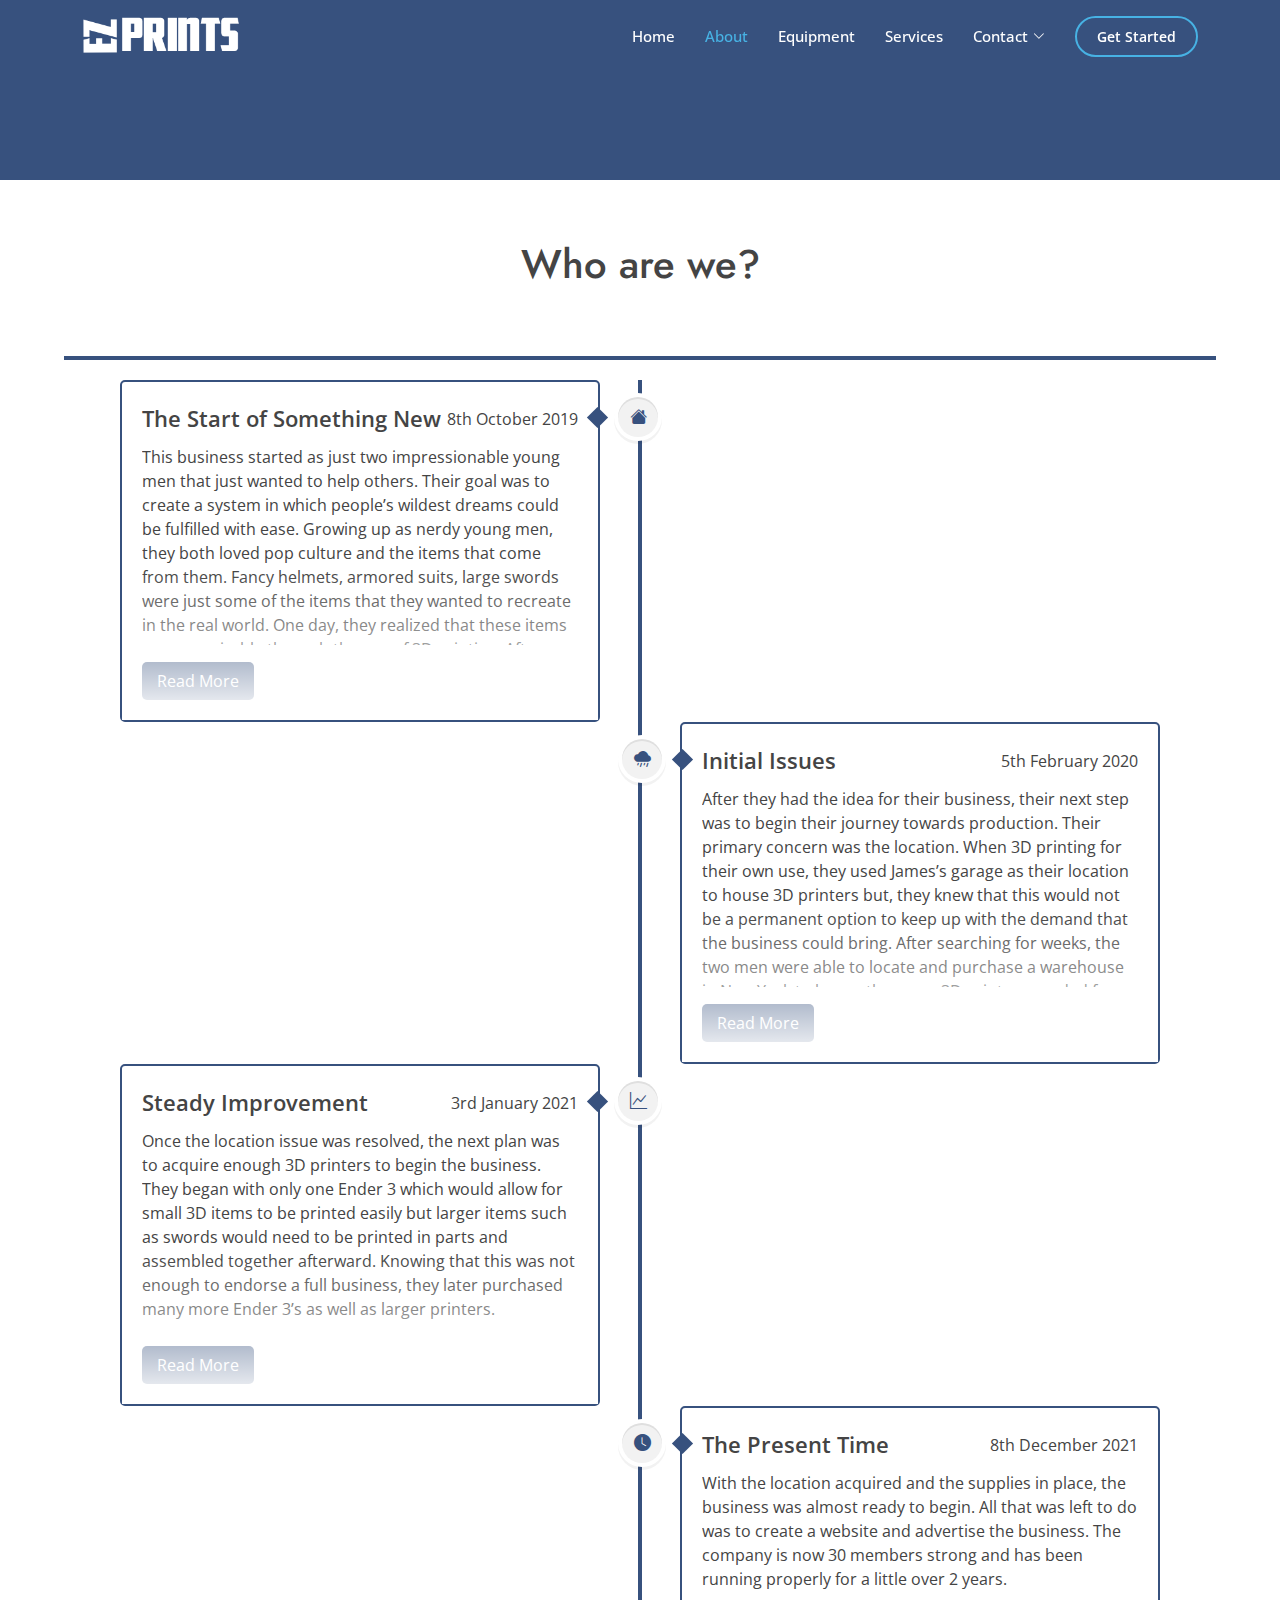
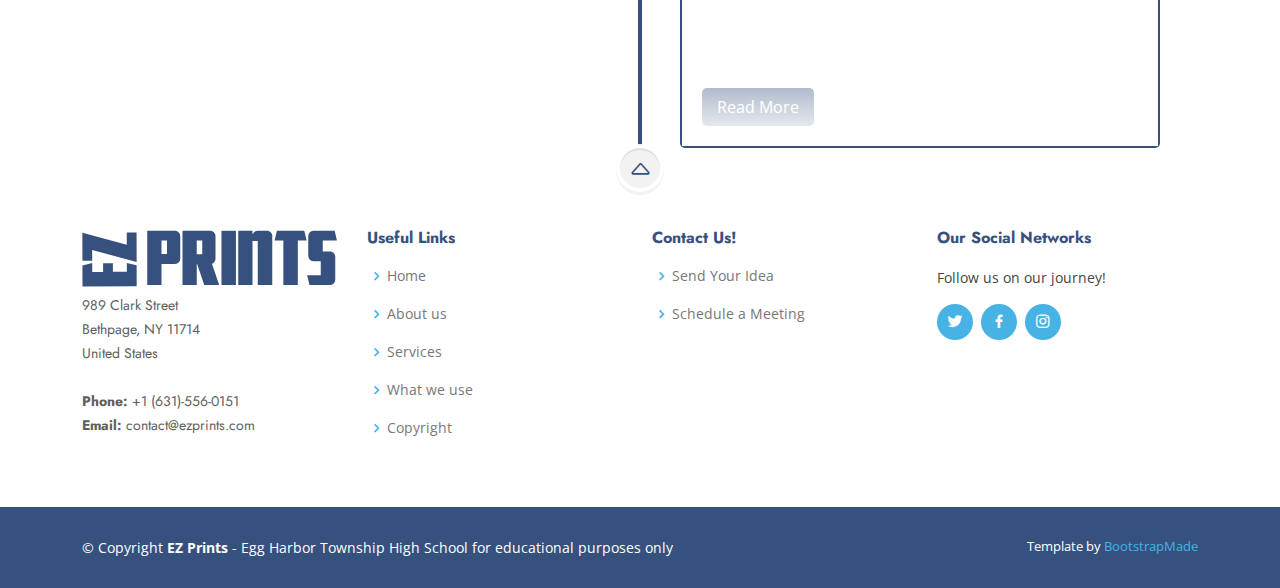
<file: webpages/about.html>
<!DOCTYPE html>
<html>
    <head>
      <meta charset="utf-8">
      <meta content="width=device-width, initial-scale=1.0" name="viewport">

      <title>EZ PRINTS - ABOUT US</title>
      <meta content="" name="description">
      <meta content="" name="keywords">

      <!-- Favicons -->
      <link href="../assets/img/favicon.png" rel="icon">
      <link href="../assets/img/apple-touch-icon.png" rel="apple-touch-icon">

      <!-- Google Fonts -->
      <link href="https://fonts.googleapis.com/css?family=Open+Sans:300,300i,400,400i,600,600i,700,700i|Jost:300,300i,400,400i,500,500i,600,600i,700,700i|Poppins:300,300i,400,400i,500,500i,600,600i,700,700i" rel="stylesheet">

      <!-- Vendor CSS Files -->
      <link href="../assets/vendor/aos/aos.css" rel="stylesheet">
      <link href="../assets/vendor/bootstrap/css/bootstrap.min.css" rel="stylesheet">
      <link href="../assets/vendor/bootstrap-icons/bootstrap-icons.css" rel="stylesheet">
      <link href="../assets/vendor/boxicons/css/boxicons.min.css" rel="stylesheet">
      <link href="../assets/vendor/glightbox/css/glightbox.min.css" rel="stylesheet">
      <link href="../assets/vendor/remixicon/remixicon.css" rel="stylesheet">
      <link href="../assets/vendor/swiper/swiper-bundle.min.css" rel="stylesheet">

      <!-- Template Main CSS File -->
      <link href="../assets/css/style.css" rel="stylesheet">

      <!-- =======================================================
      * Template Name: Arsha - v4.7.1
      * Template URL: https://bootstrapmade.com/arsha-free-bootstrap-html-template-corporate/
      * Author: BootstrapMade.com
      * License: https://bootstrapmade.com/license/
      ======================================================== -->
    </head>
    <body>
        <!-- ======= Header ======= -->
  <header id="header" class="fixed-top">
    <div class="container d-flex align-items-center">

      <a href="../index.html" class="logo me-auto"><img src="../assets/img/logo.png" alt="" class="img-fluid"></a>

      <nav id="navbar" class="navbar">
        <ul>
          <li><a class="nav-link" href="../index.html">Home</a></li>
          <li><a class="nav-link active" href="./about.html">About</a></li>
          <li><a class="nav-link" href="./equipment.html">Equipment</a></li>
          <li><a class="nav-link" href="./packages.html">Services</a></li>
          <li class="dropdown"><a href=""><span>Contact</span> <i class="bi bi-chevron-down"></i></a>
            <ul>
              <li><a href="./idea.html">Send Your Idea</a></li>
              <li><a href="./contact.html">Schedule a Meeting</a></li>
            </ul>
          </li>
          <li><a class="getstarted scrollto" href="./idea.html">Get Started</a></li>
        </ul>
        <i class="bi bi-list mobile-nav-toggle"></i>
      </nav><!-- .navbar -->

    </div>
  </header><!-- End Header -->

  <!-- Hero Section -->
  <section class="page-buffer">
  </section>

  <!-- Timeline Section -->

  <div class="details-container">
    <div class="page-details">
      <h1>Who are we?</h1>
    </div>
  </div>

    <div class="timeline" id="timeline">
      <div class="center-line">
        <a href="#" class="scroll-icon"><i class="bi bi-caret-up"></i></a>

      </div>
      <div class="rows row-left">
        <section>
          <i class="icon bi bi-house-fill"></i>
          <div class="details">
            <span class="title">The Start of Something New</span>
            <span>8th October 2019</span>
          </div>
          <div class="about-paragraph">
            <p>This business started as just two impressionable young men that just wanted to help others. Their goal was to create a system in which people’s wildest dreams could be fulfilled with ease. Growing up as nerdy young men, they both loved pop culture and the items that come from them. Fancy helmets, armored suits, large swords were just some of the items that they wanted to recreate in the real world. One day, they realized that these items were acquirable through the use of 3D printing. After realizing the prices that come with 3D printing, James and John-Paul decided to create a business that allows users to create items using the company’s 3D printers. This way, consumers saved money on machines and James and John-Paul were able to make a business doing what they love, creating.</p>
          </div>
          <div class="bottom">
            <a class="more"></a>
          </div>
        </section>
      </div>
      <div class="rows row-right">
        <section>
          <i class="icon bi bi-cloud-rain-fill"></i>
          <div class="details">
            <span class="title">Initial Issues</span>
            <span>5th February 2020</span>
          </div>
          <div class="about-paragraph">
            <p>After they had the idea for their business, their next step was to begin their journey towards production. Their primary concern was the location. When 3D printing for their own use, they used James’s garage as their location to house 3D printers but, they knew that this would not be a permanent option to keep up with the demand that the business could bring. After searching for weeks, the two men were able to locate and purchase a warehouse in New York to house the many 3D printers needed for the business to prosper.</p>
          </div>
          <div class="bottom">
            <a class="more"></a>
          </div>
        </section>
      </div>
      <div class="rows row-left">
        <section>
          <i class="icon bi bi-graph-up"></i>
          <div class="details">
            <span class="title">Steady Improvement</span>
            <span>3rd January 2021</span>
          </div>
          <div class="about-paragraph">
            <p>Once the location issue was resolved, the next plan was to acquire enough 3D printers to begin the business. They began with only one Ender 3 which would allow for small 3D items to be printed easily but larger items such as swords would need to be printed in parts and assembled together afterward. Knowing that this was not enough to endorse a full business, they later purchased many more Ender 3’s as well as larger printers.</p>
          </div>
          <div class="bottom">
            <a class="more"></a>
          </div>
        </section>
      </div>
      <div class="rows row-right">
        <section>
          <i class="icon bi bi-clock-fill"></i>
          <div class="details">
            <span class="title">The Present Time</span>
            <span>8th December 2021</span>
          </div>
          <div class="about-paragraph">
            <p>With the location acquired and the supplies in place, the business was almost ready to begin. All that was left to do was to create a website and advertise the business. The company is now 30 members strong and has been running properly for a little over 2 years.</p>
          </div>
          <div class="bottom">
            <a class="more"></a>
          </div>
        </section>
      </div>
    </div>



    <!-- ======= Footer ======= -->
    <footer id="footer">

      <div class="footer-top">
        <div class="container">
          <div class="row">

            <div class="col-lg-3 col-md-6 footer-contact">
              <img src="../assets/img/logo footer.png" alt="" class="img-fluid">
              <p>
                989 Clark Street<br>
                Bethpage, NY 11714<br>
                United States <br><br>
                <strong>Phone:</strong> +1 (631)-556-0151<br>
                <strong>Email:</strong> contact@ezprints.com<br>
              </p>
            </div>

            <div class="col-lg-3 col-md-6 footer-links">
              <h4>Useful Links</h4>
              <ul>
                <li><i class="bx bx-chevron-right"></i> <a href="../index.html">Home</a></li>
                <li><i class="bx bx-chevron-right"></i> <a href="./about.html">About us</a></li>
                <li><i class="bx bx-chevron-right"></i> <a href="./packages.html">Services</a></li>
                <li><i class="bx bx-chevron-right"></i> <a href="./equipment.html">What we use</a></li>
                <li><i class="bx bx-chevron-right"></i> <a href="./copyright.html">Copyright</a></li>
              </ul>
            </div>

            <div class="col-lg-3 col-md-6 footer-links">
              <h4>Contact Us!</h4>
              <ul>
                <li><i class="bx bx-chevron-right"></i> <a href="./idea.html">Send Your Idea</a></li>
                <li><i class="bx bx-chevron-right"></i> <a href="./contact.html">Schedule a Meeting</a></li>
              </ul>
            </div>

            <div class="col-lg-3 col-md-6 footer-links">
              <h4>Our Social Networks</h4>
              <p>Follow us on our journey!</p>
              <div class="social-links mt-3">
                <a href="#" class="twitter"><i class="bx bxl-twitter"></i></a>
                <a href="#" class="facebook"><i class="bx bxl-facebook"></i></a>
                <a href="#" class="instagram"><i class="bx bxl-instagram"></i></a>
              </div>
            </div>

          </div>
        </div>
      </div>

      <div class="container footer-bottom clearfix">
        <div class="copyright">
          &copy; Copyright <strong><span>EZ Prints</span></strong> - Egg Harbor Township High School for educational purposes only
        </div>
        <div class="credits">
          <!-- All the links in the footer should remain intact. -->
          <!-- You can delete the links only if you purchased the pro version. -->
          <!-- Licensing information: https://bootstrapmade.com/license/ -->
          <!-- Purchase the pro version with working PHP/AJAX contact form: https://bootstrapmade.com/arsha-free-bootstrap-html-template-corporate/ -->
          Template by <a href="https://bootstrapmade.com/">BootstrapMade</a>
        </div>
      </div>
    </footer><!-- End Footer -->

  <div id="preloader"></div>
  <a href="#" class="back-to-top d-flex align-items-center justify-content-center"><i class="bi bi-arrow-up-short"></i></a>

    <!-- Vendor JS Files -->
    <script src="../assets/vendor/aos/aos.js"></script>
    <script src="../assets/vendor/bootstrap/js/bootstrap.bundle.min.js"></script>
    <script src="../assets/vendor/glightbox/js/glightbox.min.js"></script>
    <script src="../assets/vendor/isotope-layout/isotope.pkgd.min.js"></script>
    <script src="../assets/vendor/swiper/swiper-bundle.min.js"></script>
    <script src="../assets/vendor/waypoints/noframework.waypoints.js"></script>
    <script src="../assets/vendor/php-email-form/validate.js"></script>

    <script src="../assets/js/main.js"></script>
    <script src="../assets/js/about.js"></script>
    </body>
</html>
</file>
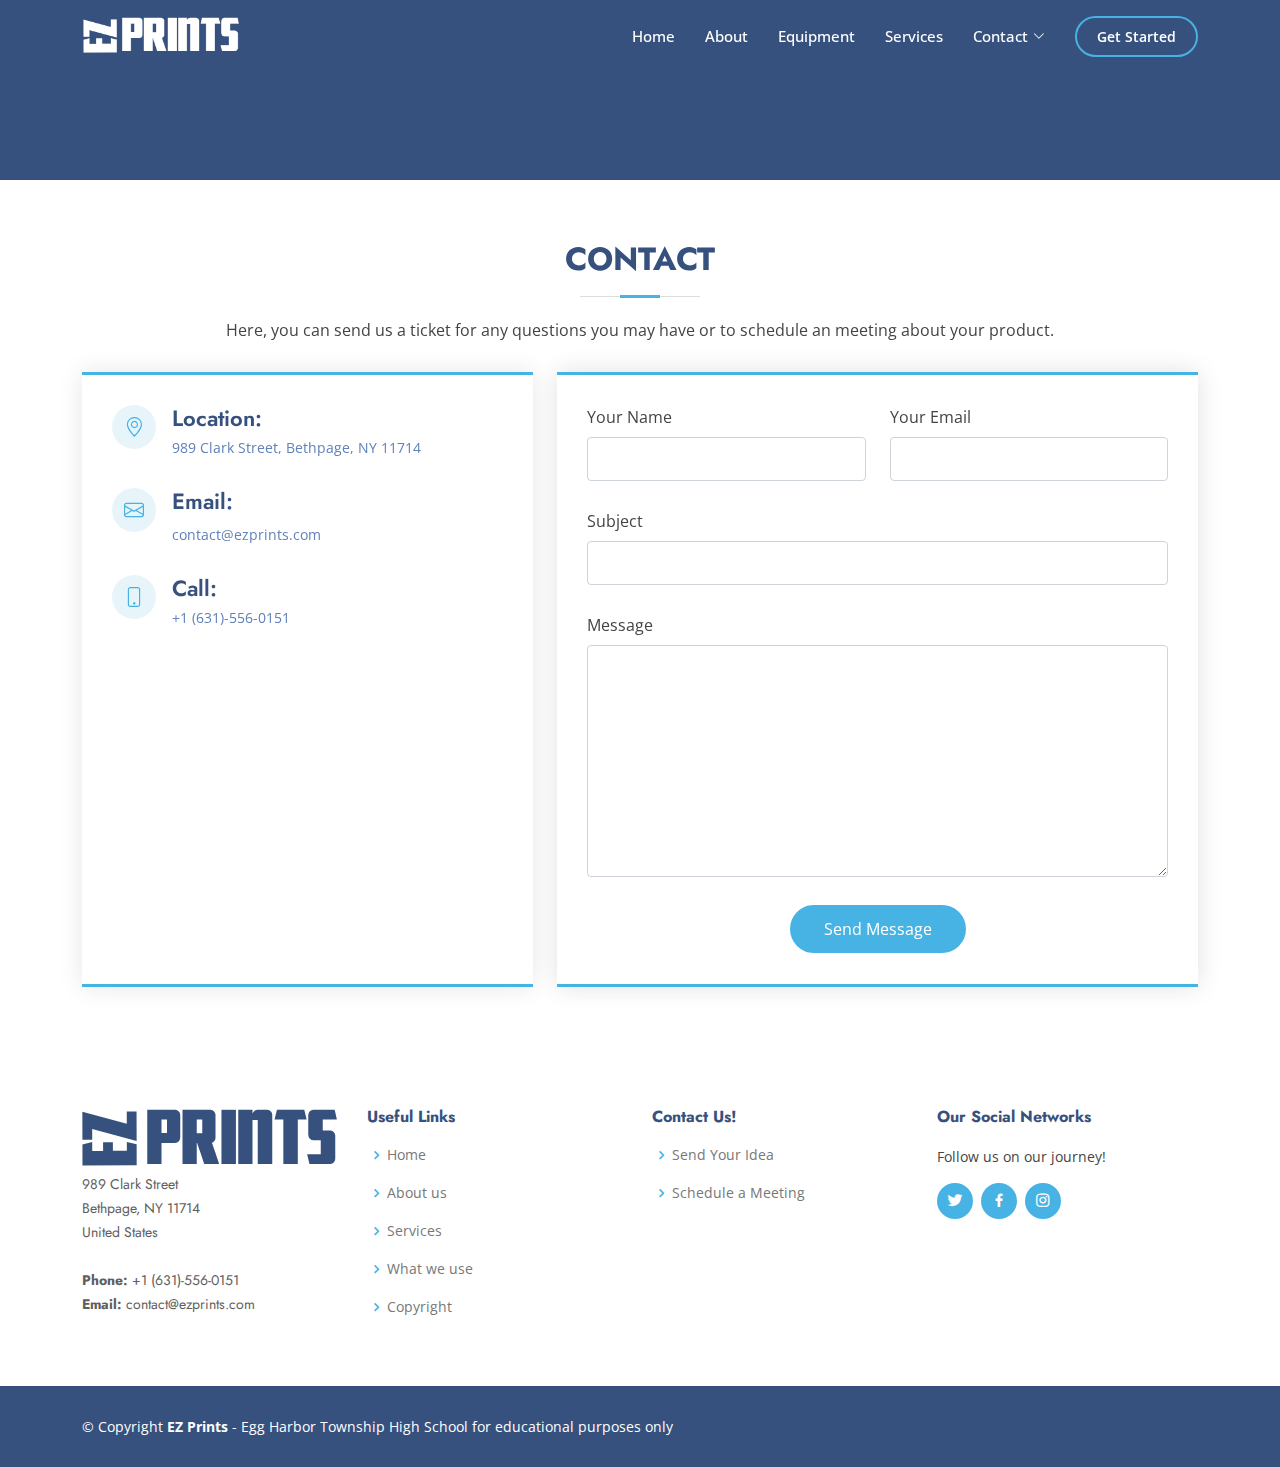
<file: webpages/contact.html>
<!DOCTYPE html>
<html>
    <head>
      <meta charset="utf-8">
      <meta content="width=device-width, initial-scale=1.0" name="viewport">

      <title>EZ PRINTS - CONTACT US</title>
      <meta content="" name="description">
      <meta content="" name="keywords">

      <!-- Favicons -->
      <link href="../assets/img/favicon.png" rel="icon">
      <link href="../assets/img/apple-touch-icon.png" rel="apple-touch-icon">

      <!-- Google Fonts -->
      <link href="https://fonts.googleapis.com/css?family=Open+Sans:300,300i,400,400i,600,600i,700,700i|Jost:300,300i,400,400i,500,500i,600,600i,700,700i|Poppins:300,300i,400,400i,500,500i,600,600i,700,700i" rel="stylesheet">

      <!-- Vendor CSS Files -->
      <link href="../assets/vendor/aos/aos.css" rel="stylesheet">
      <link href="../assets/vendor/bootstrap/css/bootstrap.min.css" rel="stylesheet">
      <link href="../assets/vendor/bootstrap-icons/bootstrap-icons.css" rel="stylesheet">
      <link href="../assets/vendor/boxicons/css/boxicons.min.css" rel="stylesheet">
      <link href="../assets/vendor/glightbox/css/glightbox.min.css" rel="stylesheet">
      <link href="../assets/vendor/remixicon/remixicon.css" rel="stylesheet">
      <link href="../assets/vendor/swiper/swiper-bundle.min.css" rel="stylesheet">

      <!-- Template Main CSS File -->
      <link href="../assets/css/style.css" rel="stylesheet">

      <!-- =======================================================
      * Template Name: Arsha - v4.7.1
      * Template URL: https://bootstrapmade.com/arsha-free-bootstrap-html-template-corporate/
      * Author: BootstrapMade.com
      * License: https://bootstrapmade.com/license/
      ======================================================== -->
    </head>
    <body>
        <!-- ======= Header ======= -->
  <header id="header" class="fixed-top ">
    <div class="container d-flex align-items-center">

      <a href="../index.html" class="logo me-auto"><img src="../assets/img/logo.png" alt="" class="img-fluid"></a>

      <nav id="navbar" class="navbar">
        <ul>
          <li><a class="nav-link" href="../index.html">Home</a></li>
          <li><a class="nav-link" href="./about.html">About</a></li>
          <li><a class="nav-link" href="./equipment.html">Equipment</a></li>
          <li><a class="nav-link" href="./packages.html">Services</a></li>
          <li class="dropdown"><a href=""><span>Contact</span> <i class="bi bi-chevron-down"></i></a>
            <ul>
              <li><a href="./idea.html">Send Your Idea</a></li>
              <li><a href="./contact.html">Schedule a Meeting</a></li>
            </ul>
          </li>
          <li><a class="getstarted scrollto" href="./idea.html">Get Started</a></li>
        </ul>
        <i class="bi bi-list mobile-nav-toggle"></i>
      </nav><!-- .navbar -->

    </div>
  </header><!-- End Header -->

  <!-- ======= Hero Section ======= -->
  <section class="page-buffer">
  </section><!-- End Hero -->

  <!-- ======= Contact Section ======= -->
  <section id="contact" class="contact">
    <div class="container" data-aos="fade-up">

      <div class="section-title">
        <h2>Contact</h2>
          <p>Here, you can send us a ticket for any questions you may have or to schedule an meeting about your product.</p>
        </div>

      <div class="row">

        <div class="col-lg-5 d-flex align-items-stretch">
          <div class="info">
            <div class="address">
              <i class="bi bi-geo-alt"></i>
              <h4>Location:</h4>
              <p>989 Clark Street, Bethpage, NY 11714</p>
            </div>

            <div class="email">
              <i class="bi bi-envelope"></i>
              <h4>Email:</h4>
              <p>contact@ezprints.com</p>
            </div>

            <div class="phone">
              <i class="bi bi-phone"></i>
              <h4>Call:</h4>
              <p>+1 (631)-556-0151</p>
            </div>

            <iframe src="https://www.google.com/maps/embed?pb=!1m14!1m8!1m3!1d12097.433213460943!2d-74.0062269!3d40.7101282!3m2!1i1024!2i768!4f13.1!3m3!1m2!1s0x0%3A0xb89d1fe6bc499443!2sDowntown+Conference+Center!5e0!3m2!1smk!2sbg!4v1539943755621" frameborder="0" style="border:0; width: 100%; height: 290px;" allowfullscreen></iframe>
          </div>

        </div>

        <div class="col-lg-7 mt-5 mt-lg-0 d-flex align-items-stretch">
          <form action="forms/contact.php" method="post" role="form" class="php-email-form">
            <div class="row">
              <div class="form-group col-md-6">
                <label for="name">Your Name</label>
                <input type="text" name="name" class="form-control" id="name" required>
              </div>
              <div class="form-group col-md-6">
                <label for="name">Your Email</label>
                <input type="email" class="form-control" name="email" id="email" required>
              </div>
            </div>
            <div class="form-group">
              <label for="name">Subject</label>
              <input type="text" class="form-control" name="subject" id="subject" required>
            </div>
            <div class="form-group">
              <label for="name">Message</label>
              <textarea class="form-control" name="message" rows="10" required></textarea>
            </div>
            <div class="my-3">
              <div class="loading">Loading</div>
              <div class="error-message"></div>
              <div class="sent-message">Your message has been sent. Thank you!</div>
            </div>
            <div class="text-center"><button type="submit">Send Message</button></div>
          </form>
        </div>

      </div>

    </div>
  </section><!-- End Contact Section -->

  <footer id="footer">

    <div class="footer-top">
      <div class="container">
        <div class="row">

          <div class="col-lg-3 col-md-6 footer-contact">
            <img src="../assets/img/logo footer.png" alt="" class="img-fluid">
            <p>
              989 Clark Street<br>
              Bethpage, NY 11714<br>
              United States <br><br>
              <strong>Phone:</strong> +1 (631)-556-0151<br>
              <strong>Email:</strong> contact@ezprints.com<br>
            </p>
          </div>

          <div class="col-lg-3 col-md-6 footer-links">
            <h4>Useful Links</h4>
            <ul>
              <li><i class="bx bx-chevron-right"></i> <a href="../index.html">Home</a></li>
              <li><i class="bx bx-chevron-right"></i> <a href="./about.html">About us</a></li>
              <li><i class="bx bx-chevron-right"></i> <a href="./packages.html">Services</a></li>
              <li><i class="bx bx-chevron-right"></i> <a href="./equipment.html">What we use</a></li>
              <li><i class="bx bx-chevron-right"></i> <a href="./copyright.html">Copyright</a></li>
            </ul>
          </div>

          <div class="col-lg-3 col-md-6 footer-links">
            <h4>Contact Us!</h4>
            <ul>
              <li><i class="bx bx-chevron-right"></i> <a href="./idea.html">Send Your Idea</a></li>
              <li><i class="bx bx-chevron-right"></i> <a href="./contact.html">Schedule a Meeting</a></li>
            </ul>
          </div>

          <div class="col-lg-3 col-md-6 footer-links">
            <h4>Our Social Networks</h4>
            <p>Follow us on our journey!</p>
            <div class="social-links mt-3">
              <a href="#" class="twitter"><i class="bx bxl-twitter"></i></a>
              <a href="#" class="facebook"><i class="bx bxl-facebook"></i></a>
              <a href="#" class="instagram"><i class="bx bxl-instagram"></i></a>
            </div>
          </div>

        </div>
      </div>
    </div>

    <div class="container footer-bottom clearfix">
      <div class="copyright">
        &copy; Copyright <strong><span>EZ Prints</span></strong> - Egg Harbor Township High School for educational purposes only
      </div>
    </div>
  </footer><!-- End Footer -->

  <div id="preloader"></div>
  <a href="#" class="back-to-top d-flex align-items-center justify-content-center"><i class="bi bi-arrow-up-short"></i></a>

    <!-- Vendor JS Files -->
    <script src="../assets/vendor/aos/aos.js"></script>
    <script src="../assets/vendor/bootstrap/js/bootstrap.bundle.min.js"></script>
    <script src="../assets/vendor/glightbox/js/glightbox.min.js"></script>
    <script src="../assets/vendor/isotope-layout/isotope.pkgd.min.js"></script>
    <script src="../assets/vendor/swiper/swiper-bundle.min.js"></script>
    <script src="../assets/vendor/waypoints/noframework.waypoints.js"></script>
    <script src="../assets/vendor/php-email-form/validate.js"></script>

    <script src="../assets/js/main.js"></script>
    </body>
</html>
</file>
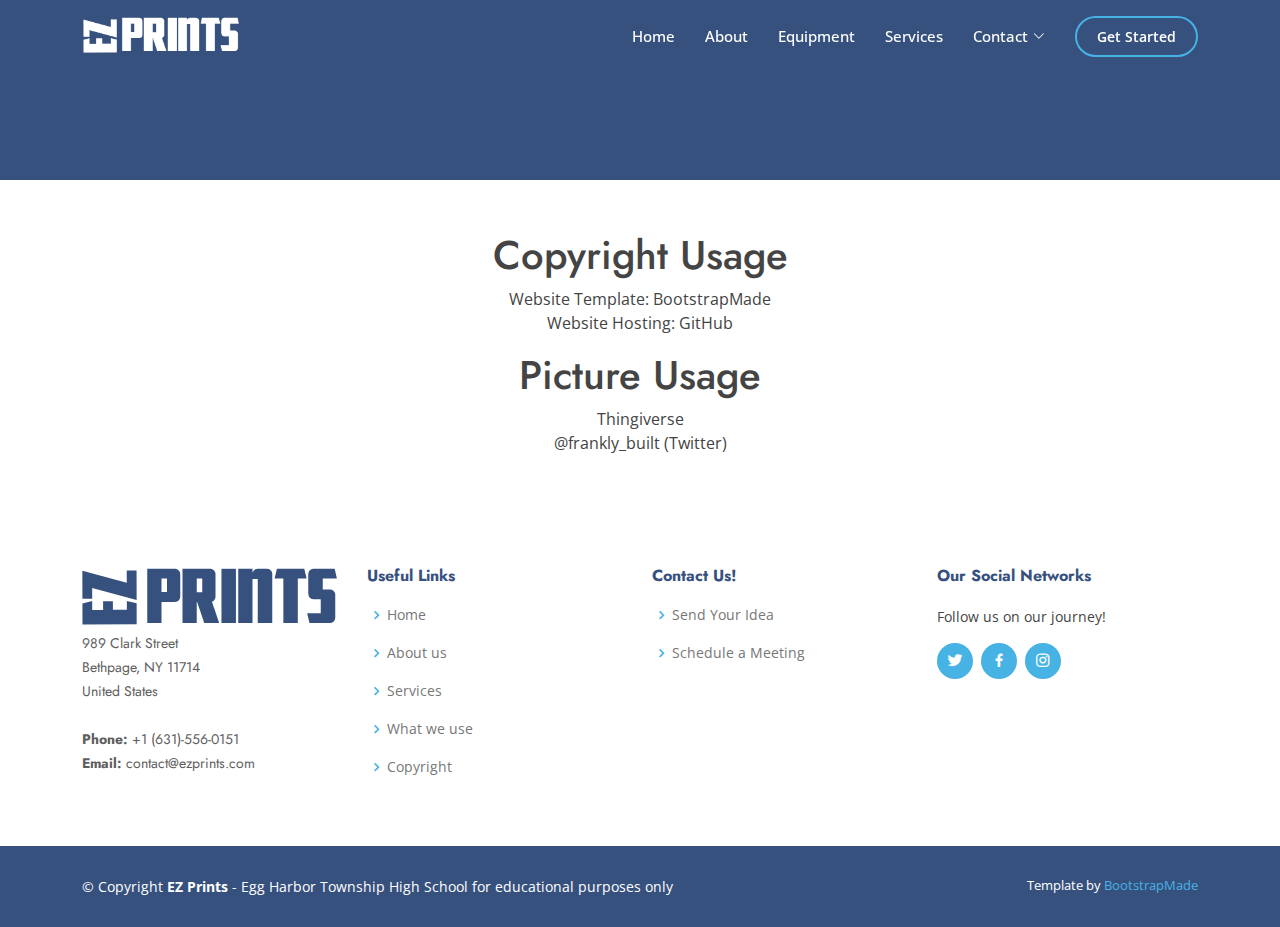
<file: webpages/copyright.html>
<!DOCTYPE html>
<html>
    <head>
      <meta charset="utf-8">
      <meta content="width=device-width, initial-scale=1.0" name="viewport">

      <title>EZ PRINTS - COPYRIGHT</title>
      <meta content="" name="description">
      <meta content="" name="keywords">

      <!-- Favicons -->
      <link href="../assets/img/favicon.png" rel="icon">
      <link href="../assets/img/apple-touch-icon.png" rel="apple-touch-icon">

      <!-- Google Fonts -->
      <link href="https://fonts.googleapis.com/css?family=Open+Sans:300,300i,400,400i,600,600i,700,700i|Jost:300,300i,400,400i,500,500i,600,600i,700,700i|Poppins:300,300i,400,400i,500,500i,600,600i,700,700i" rel="stylesheet">

      <!-- Vendor CSS Files -->
      <link href="../assets/vendor/aos/aos.css" rel="stylesheet">
      <link href="../assets/vendor/bootstrap/css/bootstrap.min.css" rel="stylesheet">
      <link href="../assets/vendor/bootstrap-icons/bootstrap-icons.css" rel="stylesheet">
      <link href="../assets/vendor/boxicons/css/boxicons.min.css" rel="stylesheet">
      <link href="../assets/vendor/glightbox/css/glightbox.min.css" rel="stylesheet">
      <link href="../assets/vendor/remixicon/remixicon.css" rel="stylesheet">
      <link href="../assets/vendor/swiper/swiper-bundle.min.css" rel="stylesheet">

      <!-- Template Main CSS File -->
      <link href="../assets/css/style.css" rel="stylesheet">

      <!-- =======================================================
      * Template Name: Arsha - v4.7.1
      * Template URL: https://bootstrapmade.com/arsha-free-bootstrap-html-template-corporate/
      * Author: BootstrapMade.com
      * License: https://bootstrapmade.com/license/
      ======================================================== -->
    </head>
    <body>
        <!-- ======= Header ======= -->
  <header id="header" class="fixed-top ">
    <div class="container d-flex align-items-center">

      <a href="../index.html" class="logo me-auto"><img src="../assets/img/logo.png" alt="" class="img-fluid"></a>

      <nav id="navbar" class="navbar">
        <ul>
          <li><a class="nav-link" href="../index.html">Home</a></li>
          <li><a class="nav-link" href="./about.html">About</a></li>
          <li><a class="nav-link" href="./equipment.html">Equipment</a></li>
          <li><a class="nav-link" href="./packages.html">Services</a></li>
          <li class="dropdown"><a href=""><span>Contact</span> <i class="bi bi-chevron-down"></i></a>
            <ul>
              <li><a href="./idea.html">Send Your Idea</a></li>
              <li><a href="./contact.html">Schedule a Meeting</a></li>
            </ul>
          </li>
          <li><a class="getstarted scrollto" href="./idea.html">Get Started</a></li>
        </ul>
        <i class="bi bi-list mobile-nav-toggle"></i>
      </nav><!-- .navbar -->

    </div>
  </header><!-- End Header -->

  <!-- ======= Hero Section ======= -->
  <section class="page-buffer">
  </section><!-- End Hero -->

  <!-- Copyright Section -->

  <div class="copyrights">
    <h1>Copyright Usage</h1>
    <p>Website Template: BootstrapMade<br>
      Website Hosting: GitHub
      <br>
    </p>
    <h1>Picture Usage</h1>
    <p>Thingiverse<br>
      @frankly_built (Twitter)

    </p>
  </div>

  <footer id="footer">

    <div class="footer-top">
      <div class="container">
        <div class="row">

          <div class="col-lg-3 col-md-6 footer-contact">
            <img src="../assets/img/logo footer.png" alt="" class="img-fluid">
            <p>
              989 Clark Street<br>
              Bethpage, NY 11714<br>
              United States <br><br>
              <strong>Phone:</strong> +1 (631)-556-0151<br>
              <strong>Email:</strong> contact@ezprints.com<br>
            </p>
          </div>

          <div class="col-lg-3 col-md-6 footer-links">
            <h4>Useful Links</h4>
            <ul>
              <li><i class="bx bx-chevron-right"></i> <a href="../index.html">Home</a></li>
              <li><i class="bx bx-chevron-right"></i> <a href="./about.html">About us</a></li>
              <li><i class="bx bx-chevron-right"></i> <a href="./packages.html">Services</a></li>
              <li><i class="bx bx-chevron-right"></i> <a href="./equipment.html">What we use</a></li>
              <li><i class="bx bx-chevron-right"></i> <a href="./copyright.html">Copyright</a></li>
            </ul>
          </div>

          <div class="col-lg-3 col-md-6 footer-links">
            <h4>Contact Us!</h4>
            <ul>
              <li><i class="bx bx-chevron-right"></i> <a href="./idea.html">Send Your Idea</a></li>
              <li><i class="bx bx-chevron-right"></i> <a href="./contact.html">Schedule a Meeting</a></li>
            </ul>
          </div>

          <div class="col-lg-3 col-md-6 footer-links">
            <h4>Our Social Networks</h4>
            <p>Follow us on our journey!</p>
            <div class="social-links mt-3">
              <a href="#" class="twitter"><i class="bx bxl-twitter"></i></a>
              <a href="#" class="facebook"><i class="bx bxl-facebook"></i></a>
              <a href="#" class="instagram"><i class="bx bxl-instagram"></i></a>
            </div>
          </div>

        </div>
      </div>
    </div>

    <div class="container footer-bottom clearfix">
      <div class="copyright">
        &copy; Copyright <strong><span>EZ Prints</span></strong> - Egg Harbor Township High School for educational purposes only
      </div>
      <div class="credits">
        <!-- All the links in the footer should remain intact. -->
        <!-- You can delete the links only if you purchased the pro version. -->
        <!-- Licensing information: https://bootstrapmade.com/license/ -->
        <!-- Purchase the pro version with working PHP/AJAX contact form: https://bootstrapmade.com/arsha-free-bootstrap-html-template-corporate/ -->
        Template by <a href="https://bootstrapmade.com/">BootstrapMade</a>
      </div>
    </div>
  </footer><!-- End Footer -->

  <div id="preloader"></div>
  <a href="#" class="back-to-top d-flex align-items-center justify-content-center"><i class="bi bi-arrow-up-short"></i></a>

    <!-- Vendor JS Files -->
    <script src="../assets/vendor/aos/aos.js"></script>
    <script src="../assets/vendor/bootstrap/js/bootstrap.bundle.min.js"></script>
    <script src="../assets/vendor/glightbox/js/glightbox.min.js"></script>
    <script src="../assets/vendor/isotope-layout/isotope.pkgd.min.js"></script>
    <script src="../assets/vendor/swiper/swiper-bundle.min.js"></script>
    <script src="../assets/vendor/waypoints/noframework.waypoints.js"></script>
    <script src="../assets/vendor/php-email-form/validate.js"></script>

    <script src="../assets/js/main.js"></script>
    </body>
</html>
</file>
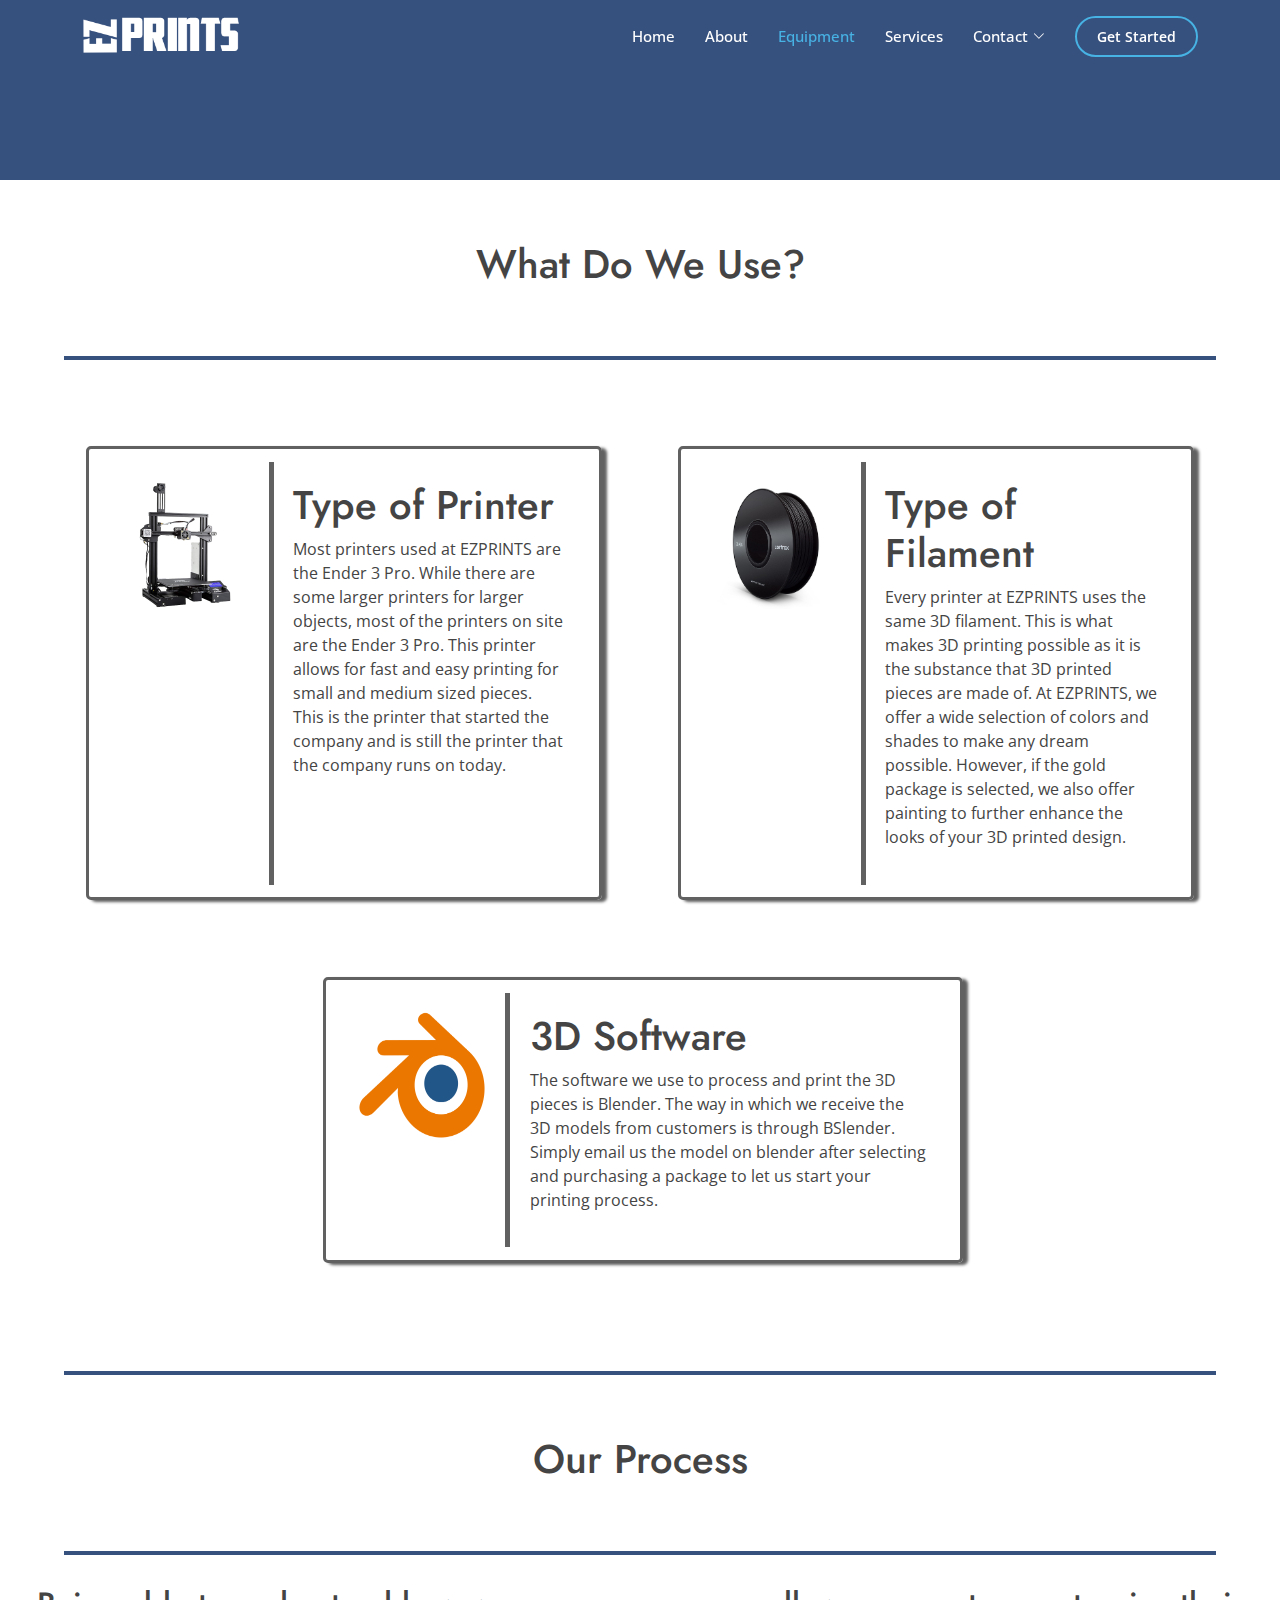
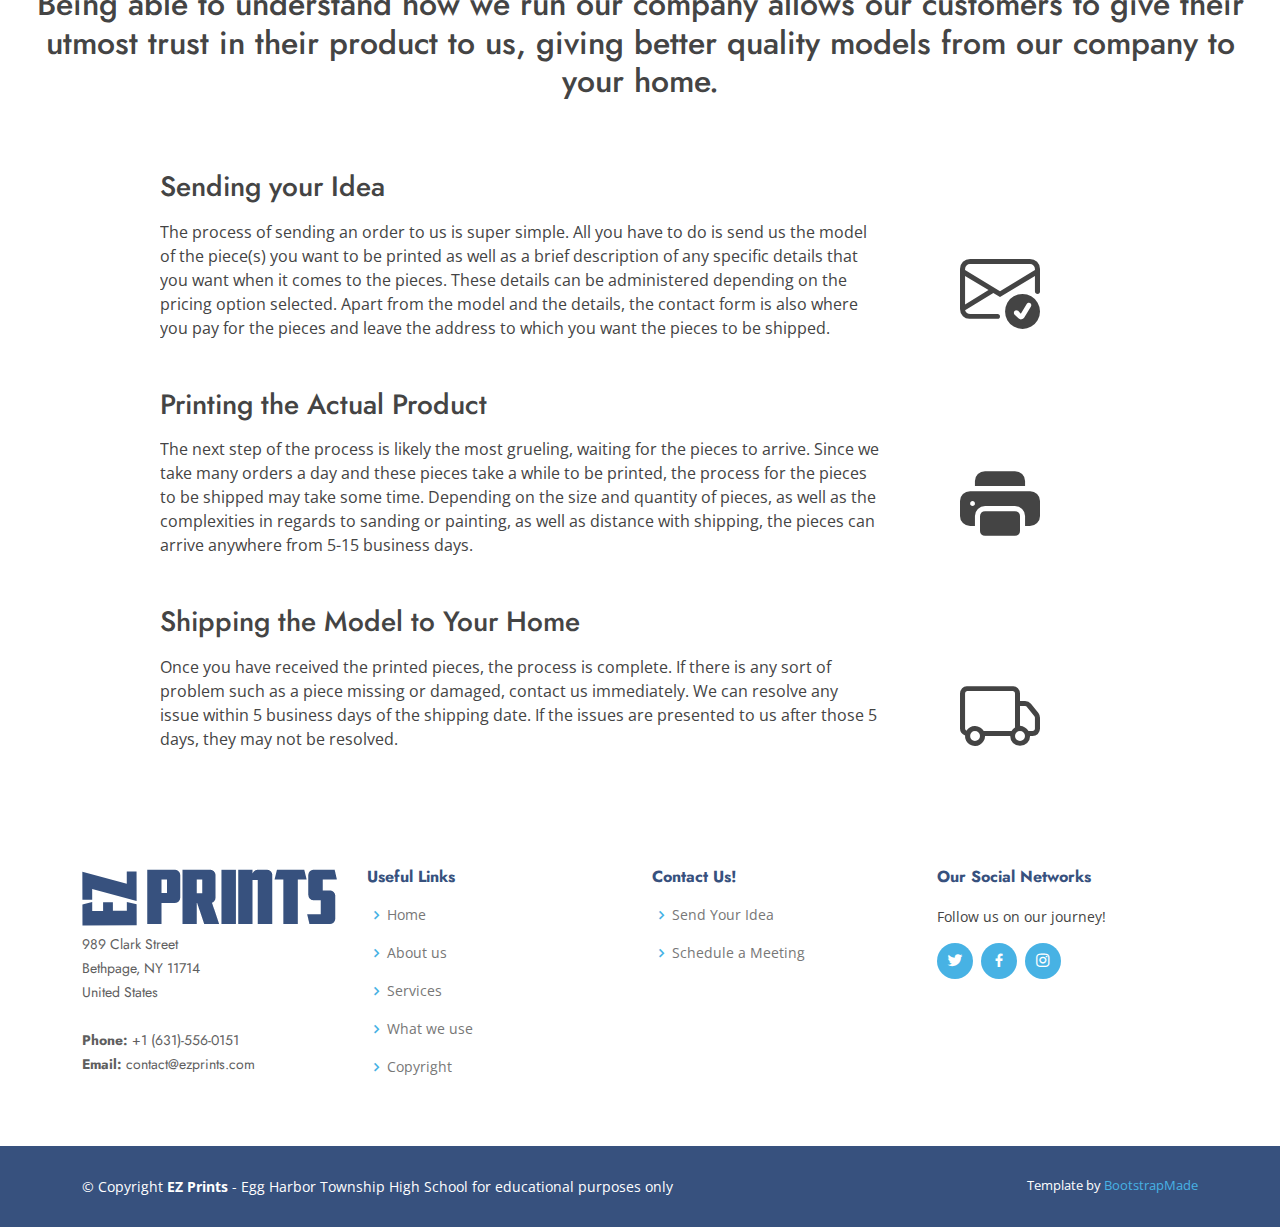
<file: webpages/equipment.html>
<!DOCTYPE html>
<html>
    <head>
      <meta charset="utf-8">
      <meta content="width=device-width, initial-scale=1.0" name="viewport">

      <title>EZ PRINTS - EQUIPMENT</title>
      <meta content="" name="description">
      <meta content="" name="keywords">

      <!-- Favicons -->
      <link href="../assets/img/favicon.png" rel="icon">
      <link href="../assets/img/apple-touch-icon.png" rel="apple-touch-icon">

      <!-- Google Fonts -->
      <link href="https://fonts.googleapis.com/css?family=Open+Sans:300,300i,400,400i,600,600i,700,700i|Jost:300,300i,400,400i,500,500i,600,600i,700,700i|Poppins:300,300i,400,400i,500,500i,600,600i,700,700i" rel="stylesheet">

      <!-- Vendor CSS Files -->
      <link href="../assets/vendor/aos/aos.css" rel="stylesheet">
      <link href="../assets/vendor/bootstrap/css/bootstrap.min.css" rel="stylesheet">
      <link href="../assets/vendor/bootstrap-icons/bootstrap-icons.css" rel="stylesheet">
      <link href="../assets/vendor/boxicons/css/boxicons.min.css" rel="stylesheet">
      <link href="../assets/vendor/glightbox/css/glightbox.min.css" rel="stylesheet">
      <link href="../assets/vendor/remixicon/remixicon.css" rel="stylesheet">
      <link href="../assets/vendor/swiper/swiper-bundle.min.css" rel="stylesheet">

      <!-- Template Main CSS File -->
      <link href="../assets/css/style.css" rel="stylesheet">

      <!-- =======================================================
      * Template Name: Arsha - v4.7.1
      * Template URL: https://bootstrapmade.com/arsha-free-bootstrap-html-template-corporate/
      * Author: BootstrapMade.com
      * License: https://bootstrapmade.com/license/
      ======================================================== -->
    </head>
    <body>
        <!-- ======= Header ======= -->
  <header id="header" class="fixed-top">
    <div class="container d-flex align-items-center">

      <a href="../index.html" class="logo me-auto"><img src="../assets/img/logo.png" alt="" class="img-fluid"></a>

      <nav id="navbar" class="navbar">
        <ul>
          <li><a class="nav-link" href="../index.html">Home</a></li>
          <li><a class="nav-link" href="./about.html">About</a></li>
          <li><a class="nav-link active" href="./equipment.html">Equipment</a></li>
          <li><a class="nav-link" href="./packages.html">Services</a></li>
          <li class="dropdown"><a href=""><span>Contact</span> <i class="bi bi-chevron-down"></i></a>
            <ul>
              <li><a href="./idea.html">Send Your Idea</a></li>
              <li><a href="./contact.html">Schedule a Meeting</a></li>
            </ul>
          </li>
          <li><a class="getstarted scrollto" href="./idea.html">Get Started</a></li>
        </ul>
        <i class="bi bi-list mobile-nav-toggle"></i>
      </nav><!-- .navbar -->

    </div>
  </header><!-- End Header -->


  <section class="page-buffer">
  </section>

  <div class="details-container">
    <div class="page-details"><h1>What Do We Use?</h1></div>
  </div>

  <div class="equipment">
    <div class="row-full">
      <div class="column">
        <div class="content-column">
          <img src="../assets/img/printer.jpg">
        </div>
        <div class="content-column cborder">
          <h1>Type of Printer</h1>
          <p>
            Most printers used at EZPRINTS are the Ender 3 Pro. While there are some larger printers for larger objects, most of the printers on site are the Ender 3 Pro. This printer allows for fast and easy printing for small and medium sized pieces. This is the printer that started the company and is still the printer that the company runs on today.
          </p>
        </div>
      </div>
      <div class="column">
        <div class="content-column">
          <img src="../assets/img/filament.jpg">
        </div>
        <div class="content-column cborder">
          <h1>Type of Filament</h1>
          <p>
            Every printer at EZPRINTS uses the same 3D filament. This is what makes 3D printing possible as it is the substance that 3D printed pieces are made of. At EZPRINTS, we offer a wide selection of colors and shades to make any dream possible. However, if the gold package is selected, we also offer painting to further enhance the looks of your 3D printed design.
          </p>
        </div>
      </div>
    </div>

    <div class="row-half">
      <div class="column">
        <div class="content-column">
          <img src="../assets/img/blender.png">
        </div>
        <div class="content-column cborder">
          <h1>3D Software</h1>
          <p>
            The software we use to process and print the 3D pieces is Blender. The way in which we receive the 3D models from customers is through BSlender. Simply email us the model on blender after selecting and purchasing a package to let us start your printing process.
          </p>
        </div>
      </div>
    </div>

  </div>

  <div class="details-container"></div>

  <div class="details-container" id="process-header">
    <div class="page-details"><h1>Our Process</h1></div>
  </div>

  <div class="process-steps">
    <div class="page-details"><h2>Being able to understand how we run our company allows our customers to give their utmost trust in their product to us, giving better quality models from our company to your home.</h2></div>
    <div class="step">
      <div class="step-title"><h3>Sending your Idea</h3></div>
      <div class="step-details">
        <p>The process of sending an order to us is super simple. All you have to do is send us the model of the piece(s) you want to be printed as well as a brief description of any specific details that you want when it comes to the pieces. These details can be administered depending on the pricing option selected. Apart from the model and the details, the contact form is also where you pay for the pieces and leave the address to which you want the pieces to be shipped.</p>
        <div class="img-container">
          <i class="icon bi bi-envelope-check"></i>
        </div>
      </div>
    </div>
    <div class="step">
      <div class="step-title"><h3>Printing the Actual Product</h3></div>
      <div class="step-details">
        <p>The next step of the process is likely the most grueling, waiting for the pieces to arrive. Since we take many orders a day and these pieces take a while to be printed, the process for the pieces to be shipped may take some time. Depending on the size and quantity of pieces, as well as the complexities in regards to sanding or painting, as well as distance with shipping, the pieces can arrive anywhere from 5-15 business days.</p>
        <div class="img-container">
          <i class="icon bi bi-printer-fill"></i>
        </div>
      </div>
    </div>
    <div class="step">
      <div class="step-title"><h3>Shipping the Model to Your Home</h3></div>
      <div class="step-details">
        <p>Once you have received the printed pieces, the process is complete. If there is any sort of problem such as a piece missing or damaged, contact us immediately. We can resolve any issue within 5 business days of the shipping date. If the issues are presented to us after those 5 days, they may not be resolved.</p>
        <div class="img-container">
          <i class="icon bi bi-truck"></i>
        </div>
      </div>
    </div>
  </div>

  <footer id="footer">

    <div class="footer-top">
      <div class="container">
        <div class="row">

          <div class="col-lg-3 col-md-6 footer-contact">
            <img src="../assets/img/logo footer.png" alt="" class="img-fluid">
            <p>
              989 Clark Street<br>
              Bethpage, NY 11714<br>
              United States <br><br>
              <strong>Phone:</strong> +1 (631)-556-0151<br>
              <strong>Email:</strong> contact@ezprints.com<br>
            </p>
          </div>

          <div class="col-lg-3 col-md-6 footer-links">
            <h4>Useful Links</h4>
            <ul>
              <li><i class="bx bx-chevron-right"></i> <a href="../index.html">Home</a></li>
              <li><i class="bx bx-chevron-right"></i> <a href="./about.html">About us</a></li>
              <li><i class="bx bx-chevron-right"></i> <a href="./packages.html">Services</a></li>
              <li><i class="bx bx-chevron-right"></i> <a href="./equipment.html">What we use</a></li>
              <li><i class="bx bx-chevron-right"></i> <a href="./copyright.html">Copyright</a></li>
            </ul>
          </div>

          <div class="col-lg-3 col-md-6 footer-links">
            <h4>Contact Us!</h4>
            <ul>
              <li><i class="bx bx-chevron-right"></i> <a href="./idea.html">Send Your Idea</a></li>
              <li><i class="bx bx-chevron-right"></i> <a href="./contact.html">Schedule a Meeting</a></li>
            </ul>
          </div>

          <div class="col-lg-3 col-md-6 footer-links">
            <h4>Our Social Networks</h4>
            <p>Follow us on our journey!</p>
            <div class="social-links mt-3">
              <a href="#" class="twitter"><i class="bx bxl-twitter"></i></a>
              <a href="#" class="facebook"><i class="bx bxl-facebook"></i></a>
              <a href="#" class="instagram"><i class="bx bxl-instagram"></i></a>
            </div>
          </div>

        </div>
      </div>
    </div>

    <div class="container footer-bottom clearfix">
      <div class="copyright">
        &copy; Copyright <strong><span>EZ Prints</span></strong> - Egg Harbor Township High School for educational purposes only
      </div>
      <div class="credits">
        <!-- All the links in the footer should remain intact. -->
        <!-- You can delete the links only if you purchased the pro version. -->
        <!-- Licensing information: https://bootstrapmade.com/license/ -->
        <!-- Purchase the pro version with working PHP/AJAX contact form: https://bootstrapmade.com/arsha-free-bootstrap-html-template-corporate/ -->
        Template by <a href="https://bootstrapmade.com/">BootstrapMade</a>
      </div>
    </div>
  </footer><!-- End Footer -->

  <div id="preloader"></div>
  <a href="#" class="back-to-top d-flex align-items-center justify-content-center"><i class="bi bi-arrow-up-short"></i></a>

    <!-- Vendor JS Files -->
    <script src="../assets/vendor/aos/aos.js"></script>
    <script src="../assets/vendor/bootstrap/js/bootstrap.bundle.min.js"></script>
    <script src="../assets/vendor/glightbox/js/glightbox.min.js"></script>
    <script src="../assets/vendor/isotope-layout/isotope.pkgd.min.js"></script>
    <script src="../assets/vendor/swiper/swiper-bundle.min.js"></script>
    <script src="../assets/vendor/waypoints/noframework.waypoints.js"></script>
    <script src="../assets/vendor/php-email-form/validate.js"></script>

    <script src="../assets/js/main.js"></script>
    </body>
</html>
</file>
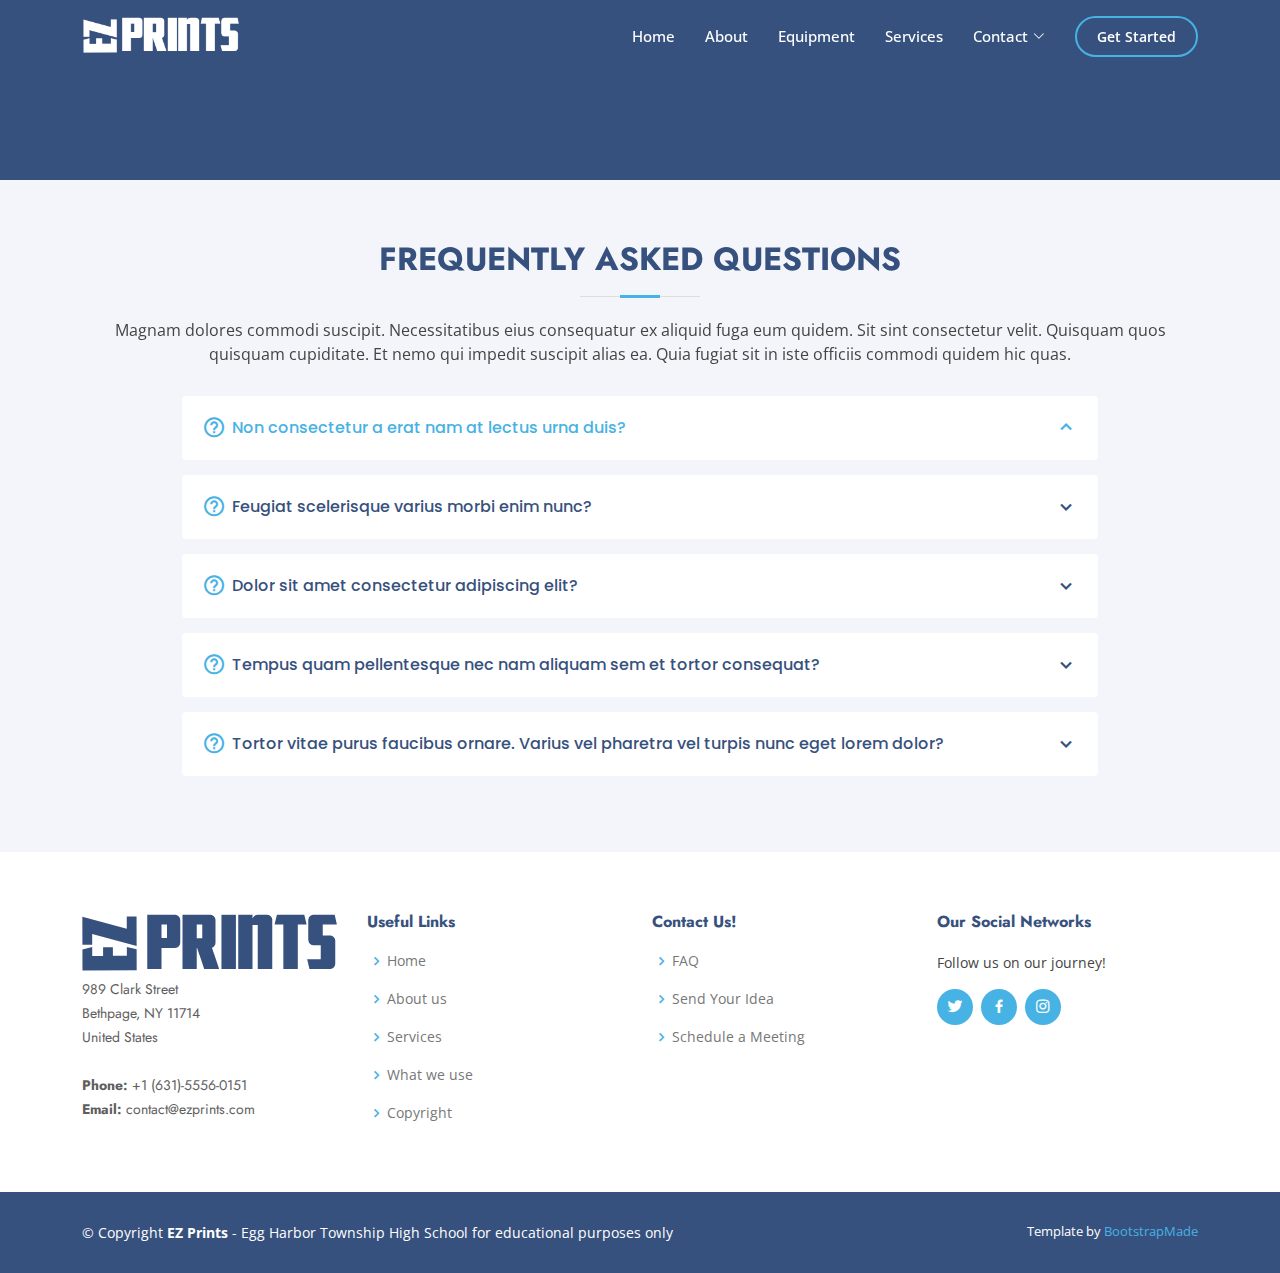
<file: webpages/faq.html>
<!DOCTYPE html>
<html>
    <head>
      <meta charset="utf-8">
      <meta content="width=device-width, initial-scale=1.0" name="viewport">

      <title>EZ PRINTS - FAQ</title>
      <meta content="" name="description">
      <meta content="" name="keywords">

      <!-- Favicons -->
      <link href="../assets/img/favicon.png" rel="icon">
      <link href="../assets/img/apple-touch-icon.png" rel="apple-touch-icon">

      <!-- Google Fonts -->
      <link href="https://fonts.googleapis.com/css?family=Open+Sans:300,300i,400,400i,600,600i,700,700i|Jost:300,300i,400,400i,500,500i,600,600i,700,700i|Poppins:300,300i,400,400i,500,500i,600,600i,700,700i" rel="stylesheet">

      <!-- Vendor CSS Files -->
      <link href="../assets/vendor/aos/aos.css" rel="stylesheet">
      <link href="../assets/vendor/bootstrap/css/bootstrap.min.css" rel="stylesheet">
      <link href="../assets/vendor/bootstrap-icons/bootstrap-icons.css" rel="stylesheet">
      <link href="../assets/vendor/boxicons/css/boxicons.min.css" rel="stylesheet">
      <link href="../assets/vendor/glightbox/css/glightbox.min.css" rel="stylesheet">
      <link href="../assets/vendor/remixicon/remixicon.css" rel="stylesheet">
      <link href="../assets/vendor/swiper/swiper-bundle.min.css" rel="stylesheet">

      <!-- Template Main CSS File -->
      <link href="../assets/css/style.css" rel="stylesheet">

      <!-- =======================================================
      * Template Name: Arsha - v4.7.1
      * Template URL: https://bootstrapmade.com/arsha-free-bootstrap-html-template-corporate/
      * Author: BootstrapMade.com
      * License: https://bootstrapmade.com/license/
      ======================================================== -->
    </head>
    <body>
        <!-- ======= Header ======= -->
  <header id="header" class="fixed-top ">
    <div class="container d-flex align-items-center">

      <a href="../index.html" class="logo me-auto"><img src="../assets/img/logo.png" alt="" class="img-fluid"></a>

      <nav id="navbar" class="navbar">
        <ul>
          <li><a class="nav-link" href="../index.html">Home</a></li>
          <li><a class="nav-link" href="./about.html">About</a></li>
          <li><a class="nav-link" href="./equipment.html">Equipment</a></li>
          <li><a class="nav-link" href="./packages.html">Services</a></li>
          <li class="dropdown"><a href=""><span>Contact</span> <i class="bi bi-chevron-down"></i></a>
            <ul>
              <li><a href="./faq.html">FAQ</a></li>
              <li><a href="./idea.html">Send Your Idea</a></li>
              <li><a href="./contact.html">Schedule a Meeting</a></li>
            </ul>
          </li>
          <li><a class="getstarted scrollto" href="./idea.html">Get Started</a></li>
        </ul>
        <i class="bi bi-list mobile-nav-toggle"></i>
      </nav><!-- .navbar -->

    </div>
  </header><!-- End Header -->

  <!-- ======= Hero Section ======= -->
  <section class="page-buffer">
  </section><!-- End Hero -->

  <section id="faq" class="faq section-bg">
    <div class="container" data-aos="fade-up">

      <div class="section-title">
        <h2>Frequently Asked Questions</h2>
        <p>Magnam dolores commodi suscipit. Necessitatibus eius consequatur ex aliquid fuga eum quidem. Sit sint consectetur velit. Quisquam quos quisquam cupiditate. Et nemo qui impedit suscipit alias ea. Quia fugiat sit in iste officiis commodi quidem hic quas.</p>
      </div>

      <div class="faq-list">
        <ul>
          <li data-aos="fade-up" data-aos-delay="100">
            <i class="bx bx-help-circle icon-help"></i> <a data-bs-toggle="collapse" class="collapse" data-bs-target="#faq-list-1">Non consectetur a erat nam at lectus urna duis? <i class="bx bx-chevron-down icon-show"></i><i class="bx bx-chevron-up icon-close"></i></a>
            <div id="faq-list-1" class="collapse" data-bs-parent=".faq-list">
              <p>
                Feugiat pretium nibh ipsum consequat. Tempus iaculis urna id volutpat lacus laoreet non curabitur gravida. Venenatis lectus magna fringilla urna porttitor rhoncus dolor purus non.
              </p>
            </div>
          </li>

          <li data-aos="fade-up" data-aos-delay="200">
            <i class="bx bx-help-circle icon-help"></i> <a data-bs-toggle="collapse" data-bs-target="#faq-list-2" class="collapsed">Feugiat scelerisque varius morbi enim nunc? <i class="bx bx-chevron-down icon-show"></i><i class="bx bx-chevron-up icon-close"></i></a>
            <div id="faq-list-2" class="collapse" data-bs-parent=".faq-list">
              <p>
                Dolor sit amet consectetur adipiscing elit pellentesque habitant morbi. Id interdum velit laoreet id donec ultrices. Fringilla phasellus faucibus scelerisque eleifend donec pretium. Est pellentesque elit ullamcorper dignissim. Mauris ultrices eros in cursus turpis massa tincidunt dui.
              </p>
            </div>
          </li>

          <li data-aos="fade-up" data-aos-delay="300">
            <i class="bx bx-help-circle icon-help"></i> <a data-bs-toggle="collapse" data-bs-target="#faq-list-3" class="collapsed">Dolor sit amet consectetur adipiscing elit? <i class="bx bx-chevron-down icon-show"></i><i class="bx bx-chevron-up icon-close"></i></a>
            <div id="faq-list-3" class="collapse" data-bs-parent=".faq-list">
              <p>
                Eleifend mi in nulla posuere sollicitudin aliquam ultrices sagittis orci. Faucibus pulvinar elementum integer enim. Sem nulla pharetra diam sit amet nisl suscipit. Rutrum tellus pellentesque eu tincidunt. Lectus urna duis convallis convallis tellus. Urna molestie at elementum eu facilisis sed odio morbi quis
              </p>
            </div>
          </li>

          <li data-aos="fade-up" data-aos-delay="400">
            <i class="bx bx-help-circle icon-help"></i> <a data-bs-toggle="collapse" data-bs-target="#faq-list-4" class="collapsed">Tempus quam pellentesque nec nam aliquam sem et tortor consequat? <i class="bx bx-chevron-down icon-show"></i><i class="bx bx-chevron-up icon-close"></i></a>
            <div id="faq-list-4" class="collapse" data-bs-parent=".faq-list">
              <p>
                Molestie a iaculis at erat pellentesque adipiscing commodo. Dignissim suspendisse in est ante in. Nunc vel risus commodo viverra maecenas accumsan. Sit amet nisl suscipit adipiscing bibendum est. Purus gravida quis blandit turpis cursus in.
              </p>
            </div>
          </li>

          <li data-aos="fade-up" data-aos-delay="500">
            <i class="bx bx-help-circle icon-help"></i> <a data-bs-toggle="collapse" data-bs-target="#faq-list-5" class="collapsed">Tortor vitae purus faucibus ornare. Varius vel pharetra vel turpis nunc eget lorem dolor? <i class="bx bx-chevron-down icon-show"></i><i class="bx bx-chevron-up icon-close"></i></a>
            <div id="faq-list-5" class="collapse" data-bs-parent=".faq-list">
              <p>
                Laoreet sit amet cursus sit amet dictum sit amet justo. Mauris vitae ultricies leo integer malesuada nunc vel. Tincidunt eget nullam non nisi est sit amet. Turpis nunc eget lorem dolor sed. Ut venenatis tellus in metus vulputate eu scelerisque.
              </p>
            </div>
          </li>

        </ul>
      </div>

    </div>
  </section><!-- End Frequently Asked Questions Section -->

  <footer id="footer">

    <div class="footer-top">
      <div class="container">
        <div class="row">

          <div class="col-lg-3 col-md-6 footer-contact">
            <img src="../assets/img/logo footer.png" alt="" class="img-fluid">
            <p>
              989 Clark Street<br>
              Bethpage, NY 11714<br>
              United States <br><br>
              <strong>Phone:</strong> +1 (631)-5556-0151<br>
              <strong>Email:</strong> contact@ezprints.com<br>
            </p>
          </div>

          <div class="col-lg-3 col-md-6 footer-links">
            <h4>Useful Links</h4>
            <ul>
              <li><i class="bx bx-chevron-right"></i> <a href="../index.html">Home</a></li>
              <li><i class="bx bx-chevron-right"></i> <a href="./about.html">About us</a></li>
              <li><i class="bx bx-chevron-right"></i> <a href="./packages.html">Services</a></li>
              <li><i class="bx bx-chevron-right"></i> <a href="./equipment.html">What we use</a></li>
              <li><i class="bx bx-chevron-right"></i> <a href="./copyright.html">Copyright</a></li>
            </ul>
          </div>

          <div class="col-lg-3 col-md-6 footer-links">
            <h4>Contact Us!</h4>
            <ul>
              <li><i class="bx bx-chevron-right"></i> <a href="#">FAQ</a></li>
              <li><i class="bx bx-chevron-right"></i> <a href="#">Send Your Idea</a></li>
              <li><i class="bx bx-chevron-right"></i> <a href="#">Schedule a Meeting</a></li>
            </ul>
          </div>

          <div class="col-lg-3 col-md-6 footer-links">
            <h4>Our Social Networks</h4>
            <p>Follow us on our journey!</p>
            <div class="social-links mt-3">
              <a href="#" class="twitter"><i class="bx bxl-twitter"></i></a>
              <a href="#" class="facebook"><i class="bx bxl-facebook"></i></a>
              <a href="#" class="instagram"><i class="bx bxl-instagram"></i></a>
            </div>
          </div>

        </div>
      </div>
    </div>

    <div class="container footer-bottom clearfix">
      <div class="copyright">
        &copy; Copyright <strong><span>EZ Prints</span></strong> - Egg Harbor Township High School for educational purposes only
      </div>
      <div class="credits">
        <!-- All the links in the footer should remain intact. -->
        <!-- You can delete the links only if you purchased the pro version. -->
        <!-- Licensing information: https://bootstrapmade.com/license/ -->
        <!-- Purchase the pro version with working PHP/AJAX contact form: https://bootstrapmade.com/arsha-free-bootstrap-html-template-corporate/ -->
        Template by <a href="https://bootstrapmade.com/">BootstrapMade</a>
      </div>
    </div>
  </footer><!-- End Footer -->

  <div id="preloader"></div>
  <a href="#" class="back-to-top d-flex align-items-center justify-content-center"><i class="bi bi-arrow-up-short"></i></a>

    <!-- Vendor JS Files -->
    <script src="../assets/vendor/aos/aos.js"></script>
    <script src="../assets/vendor/bootstrap/js/bootstrap.bundle.min.js"></script>
    <script src="../assets/vendor/glightbox/js/glightbox.min.js"></script>
    <script src="../assets/vendor/isotope-layout/isotope.pkgd.min.js"></script>
    <script src="../assets/vendor/swiper/swiper-bundle.min.js"></script>
    <script src="../assets/vendor/waypoints/noframework.waypoints.js"></script>
    <script src="../assets/vendor/php-email-form/validate.js"></script>

    <script src="../assets/js/main.js"></script>
    </body>
</html>
</file>
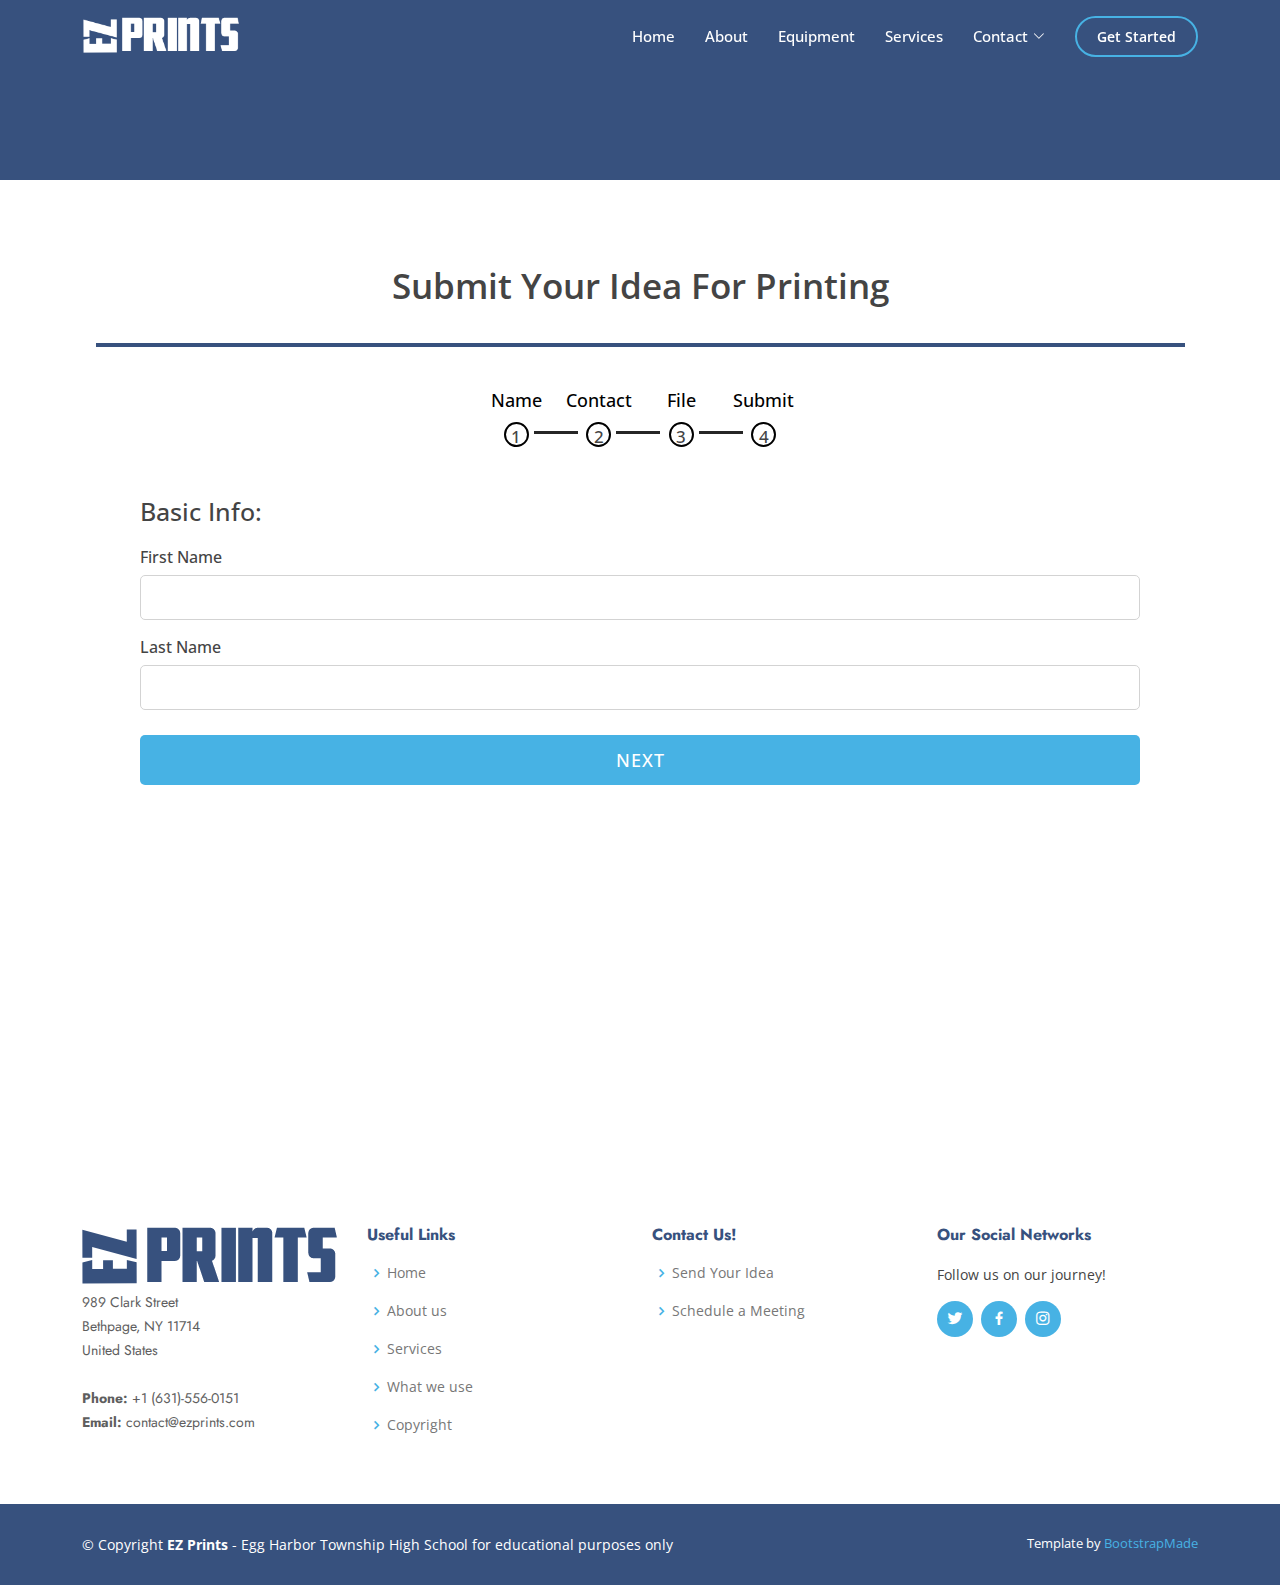
<file: webpages/idea.html>
<!DOCTYPE html>
<html>
    <head>
      <meta charset="utf-8">
      <meta content="width=device-width, initial-scale=1.0" name="viewport">

      <title>EZ PRINTS - SUBMIT MODEL</title>
      <meta content="" name="description">
      <meta content="" name="keywords">

      <!-- Favicons -->
      <link href="../assets/img/favicon.png" rel="icon">
      <link href="../assets/img/apple-touch-icon.png" rel="apple-touch-icon">

      <!-- Google Fonts -->
      <link href="https://fonts.googleapis.com/css?family=Open+Sans:300,300i,400,400i,600,600i,700,700i|Jost:300,300i,400,400i,500,500i,600,600i,700,700i|Poppins:300,300i,400,400i,500,500i,600,600i,700,700i" rel="stylesheet">

      <!-- Vendor CSS Files -->
      <link href="../assets/vendor/aos/aos.css" rel="stylesheet">
      <link href="../assets/vendor/bootstrap/css/bootstrap.min.css" rel="stylesheet">
      <link href="../assets/vendor/bootstrap-icons/bootstrap-icons.css" rel="stylesheet">
      <link href="../assets/vendor/boxicons/css/boxicons.min.css" rel="stylesheet">
      <link href="../assets/vendor/glightbox/css/glightbox.min.css" rel="stylesheet">
      <link href="../assets/vendor/remixicon/remixicon.css" rel="stylesheet">
      <link href="../assets/vendor/swiper/swiper-bundle.min.css" rel="stylesheet">

      <!-- Template Main CSS File -->
      <link href="../assets/css/style.css" rel="stylesheet">

      <!-- =======================================================
      * Template Name: Arsha - v4.7.1
      * Template URL: https://bootstrapmade.com/arsha-free-bootstrap-html-template-corporate/
      * Author: BootstrapMade.com
      * License: https://bootstrapmade.com/license/
      ======================================================== -->
    </head>
    <body>
        <!-- ======= Header ======= -->
  <header id="header" class="fixed-top ">
    <div class="container d-flex align-items-center">

      <a href="../index.html" class="logo me-auto"><img src="../assets/img/logo.png" alt="" class="img-fluid"></a>

      <nav id="navbar" class="navbar">
        <ul>
          <li><a class="nav-link" href="../index.html">Home</a></li>
          <li><a class="nav-link" href="./about.html">About</a></li>
          <li><a class="nav-link" href="./equipment.html">Equipment</a></li>
          <li><a class="nav-link" href="./packages.html">Services</a></li>
          <li class="dropdown"><a href=""><span>Contact</span> <i class="bi bi-chevron-down"></i></a>
            <ul>
              <li><a href="./idea.html">Send Your Idea</a></li>
              <li><a href="./contact.html">Schedule a Meeting</a></li>
            </ul>
          </li>
          <li><a class="getstarted scrollto" href="./idea.html">Get Started</a></li>
        </ul>
        <i class="bi bi-list mobile-nav-toggle"></i>
      </nav><!-- .navbar -->

    </div>
  </header><!-- End Header -->

  <!-- ======= Hero Section ======= -->
  <section class="page-buffer">
  </section><!-- End Hero -->

  <div class="idea">
    <div class="idea-container">
           <header class="details-container">Submit Your Idea For Printing</header>
           <div class="idea-progress-bar">
              <div class="step">
                 <p>
                    Name
                 </p>
                 <div class="bullet">
                    <span>1</span>
                 </div>
                 <div class="check fas fa-check"></div>
              </div>
              <div class="step">
                 <p>
                    Contact
                 </p>
                 <div class="bullet">
                    <span>2</span>
                 </div>
                 <div class="check fas fa-check"></div>
              </div>
              <div class="step">
                 <p>
                    File
                 </p>
                 <div class="bullet">
                    <span>3</span>
                 </div>
                 <div class="check fas fa-check"></div>
              </div>
              <div class="step">
                 <p>
                    Submit
                 </p>
                 <div class="bullet">
                    <span>4</span>
                 </div>
                 <div class="check fas fa-check"></div>
              </div>
           </div>
           <div class="form-outer">
              <form action="#">
                 <div class="page slide-page">
                    <div class="title">
                       Basic Info:
                    </div>
                    <div class="field">
                       <div class="label">
                          First Name
                       </div>
                       <input type="text">
                    </div>
                    <div class="field">
                       <div class="label">
                          Last Name
                       </div>
                       <input type="text">
                    </div>
                    <div class="field">
                       <button class="firstNext next">Next</button>
                    </div>
                 </div>
                 <div class="page">
                    <div class="title">
                       Contact Info:
                    </div>
                    <div class="field">
                       <div class="label">
                          Email Address
                       </div>
                       <input type="text">
                    </div>
                    <div class="field">
                       <div class="label">
                          Phone Number
                       </div>
                       <input type="Number">
                    </div>
                    <div class="field btns">
                       <button class="prev-1 prev">Previous</button>
                       <button class="next-1 next">Next</button>
                    </div>
                 </div>
                 <div class="page">
                    <div class="title">
                       Submit Your File and Select a Package:
                    </div>
                    <div class="field">
                       <div class="label">
                          Send File
                       </div>
                       <input type="file">
                    </div>
                    <div class="field">
                       <div class="label">
                          Description of the Model
                       </div>
                       <input type="text">
                    </div>
                    <div class="field">
                       <div class="label">
                          Select a Package
                       </div>
                       <div class="package-selection-idea">

                           <select>
                             <option value="">Select a Service</option>
                             <option value="one">Standard Package</option>
                             <option value="two">Silver Package</option>
                             <option value="three">Gold Package</option>
                           </select>

                       </div>
                    </div>
                    <div class="field btns">
                       <button class="prev-2 prev">Previous</button>
                       <button class="next-2 next">Next</button>
                    </div>
                 </div>
                 <div class="page">
                    <div class="title">
                       Payment Info:
                    </div>
                    <div class="field">
                       <div class="label">
                          Full Name on Card
                       </div>
                       <input type="text">
                    </div>
                    <div class="field">
                       <div class="label">
                          Billing Address
                       </div>
                       <input type="text">
                    </div>
                    <div class="field">
                       <div class="label">
                          Credit Card Number
                       </div>
                       <input type="text">
                    </div>
                    <div class="field">
                       <div class="label">
                          Expiration Date
                       </div>
                       <input type="text">
                    </div>
                    <div class="field">
                       <div class="label">
                          CVV
                       </div>
                       <input type="text">
                    </div>
                    <div class="field btns">
                       <button class="prev-3 prev">Previous</button>
                       <button class="submit">Submit</button>
                    </div>
                 </div>
              </form>
           </div>
        </div>
      </div>
<!-- End Frequently Asked Questions Section -->

  <footer id="footer">

    <div class="footer-top">
      <div class="container">
        <div class="row">

          <div class="col-lg-3 col-md-6 footer-contact">
            <img src="../assets/img/logo footer.png" alt="" class="img-fluid">
            <p>
              989 Clark Street<br>
              Bethpage, NY 11714<br>
              United States <br><br>
              <strong>Phone:</strong> +1 (631)-556-0151<br>
              <strong>Email:</strong> contact@ezprints.com<br>
            </p>
          </div>

          <div class="col-lg-3 col-md-6 footer-links">
            <h4>Useful Links</h4>
            <ul>
              <li><i class="bx bx-chevron-right"></i> <a href="../index.html">Home</a></li>
              <li><i class="bx bx-chevron-right"></i> <a href="./about.html">About us</a></li>
              <li><i class="bx bx-chevron-right"></i> <a href="./packages.html">Services</a></li>
              <li><i class="bx bx-chevron-right"></i> <a href="./equipment.html">What we use</a></li>
              <li><i class="bx bx-chevron-right"></i> <a href="./copyright.html">Copyright</a></li>
            </ul>
          </div>

          <div class="col-lg-3 col-md-6 footer-links">
            <h4>Contact Us!</h4>
            <ul>
              <li><i class="bx bx-chevron-right"></i> <a href="./idea.html">Send Your Idea</a></li>
              <li><i class="bx bx-chevron-right"></i> <a href="./contact.html">Schedule a Meeting</a></li>
            </ul>
          </div>

          <div class="col-lg-3 col-md-6 footer-links">
            <h4>Our Social Networks</h4>
            <p>Follow us on our journey!</p>
            <div class="social-links mt-3">
              <a href="#" class="twitter"><i class="bx bxl-twitter"></i></a>
              <a href="#" class="facebook"><i class="bx bxl-facebook"></i></a>
              <a href="#" class="instagram"><i class="bx bxl-instagram"></i></a>
            </div>
          </div>

        </div>
      </div>
    </div>

    <div class="container footer-bottom clearfix">
      <div class="copyright">
        &copy; Copyright <strong><span>EZ Prints</span></strong> - Egg Harbor Township High School for educational purposes only
      </div>
      <div class="credits">
        <!-- All the links in the footer should remain intact. -->
        <!-- You can delete the links only if you purchased the pro version. -->
        <!-- Licensing information: https://bootstrapmade.com/license/ -->
        <!-- Purchase the pro version with working PHP/AJAX contact form: https://bootstrapmade.com/arsha-free-bootstrap-html-template-corporate/ -->
        Template by <a href="https://bootstrapmade.com/">BootstrapMade</a>
      </div>
    </div>
  </footer><!-- End Footer -->

  <div id="preloader"></div>
  <a href="#" class="back-to-top d-flex align-items-center justify-content-center"><i class="bi bi-arrow-up-short"></i></a>

    <!-- Vendor JS Files -->
    <script src="../assets/vendor/aos/aos.js"></script>
    <script src="../assets/vendor/bootstrap/js/bootstrap.bundle.min.js"></script>
    <script src="../assets/vendor/glightbox/js/glightbox.min.js"></script>
    <script src="../assets/vendor/isotope-layout/isotope.pkgd.min.js"></script>
    <script src="../assets/vendor/swiper/swiper-bundle.min.js"></script>
    <script src="../assets/vendor/waypoints/noframework.waypoints.js"></script>
    <script src="../assets/vendor/php-email-form/validate.js"></script>

    <script src="../assets/js/main.js"></script>
    <script src="../assets/js/idea-form.js"></script>
    </body>
</html>
</file>
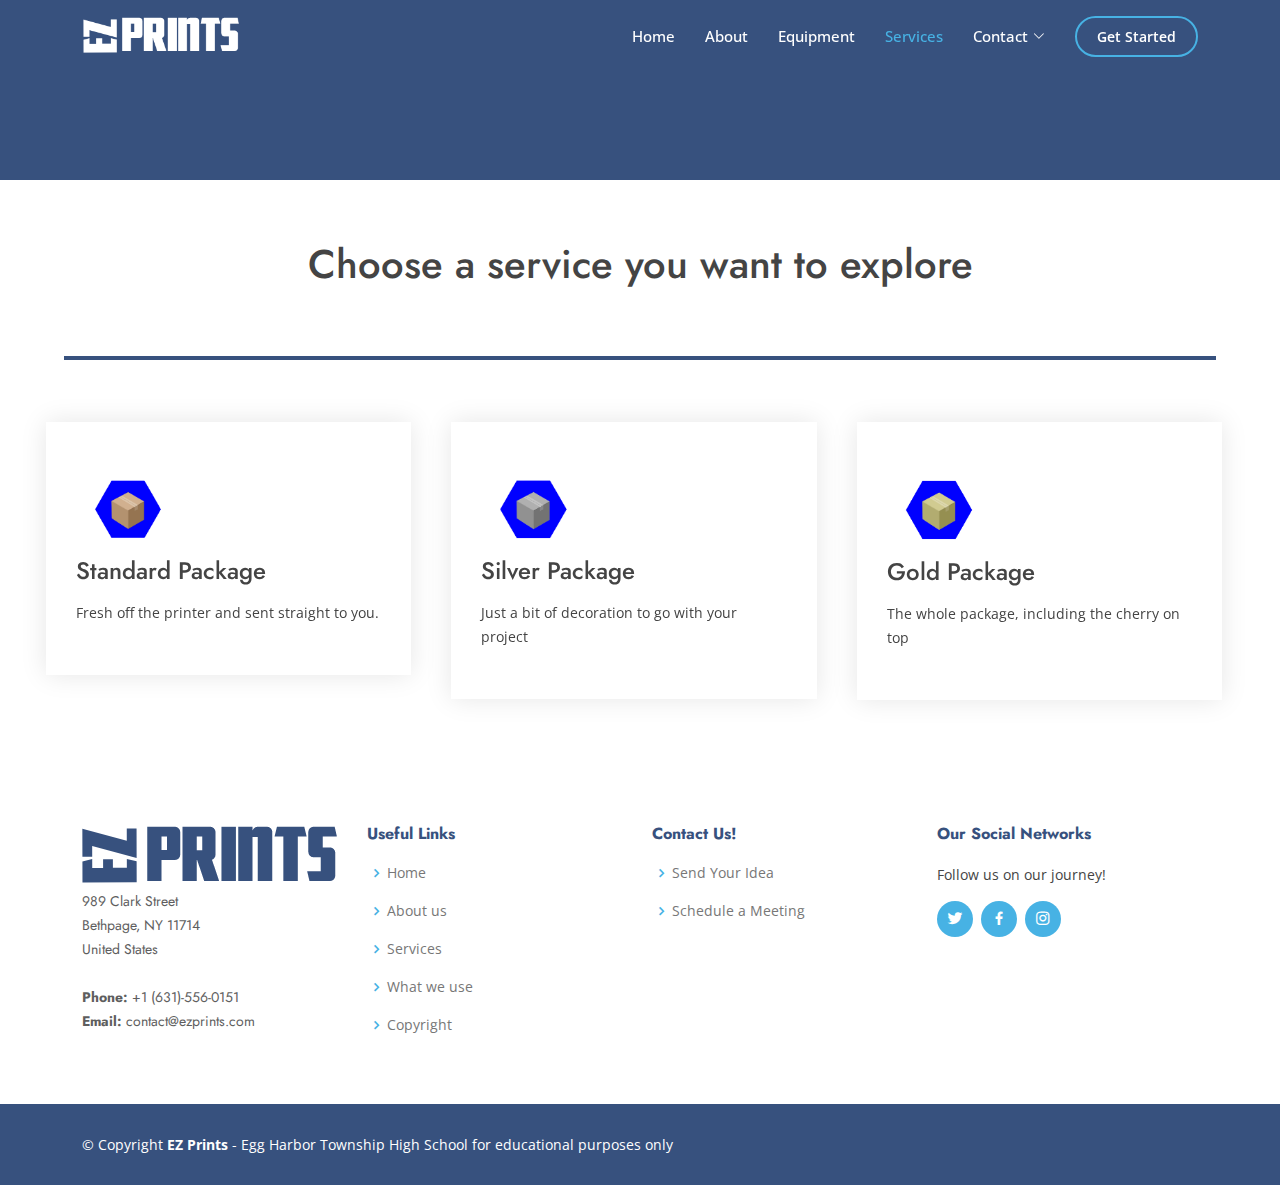
<file: webpages/packages.html>
<!DOCTYPE html>
<html>
    <head>
    	<meta charset="utf-8">
      <meta content="width=device-width, initial-scale=1.0" name="viewport">

      <title>EZ PRINTS - SERVICES</title>
      <meta content="" name="description">
      <meta content="" name="keywords">

      <!-- Favicons -->
      <link href="../assets/img/favicon.png" rel="icon">
      <link href="../assets/img/apple-touch-icon.png" rel="apple-touch-icon">

      <!-- Google Fonts -->
      <link href="https://fonts.googleapis.com/css?family=Open+Sans:300,300i,400,400i,600,600i,700,700i|Jost:300,300i,400,400i,500,500i,600,600i,700,700i|Poppins:300,300i,400,400i,500,500i,600,600i,700,700i" rel="stylesheet">

      <!-- Vendor CSS Files -->
      <link href="../assets/vendor/aos/aos.css" rel="stylesheet">
      <link href="../assets/vendor/bootstrap/css/bootstrap.min.css" rel="stylesheet">
      <link href="../assets/vendor/bootstrap-icons/bootstrap-icons.css" rel="stylesheet">
      <link href="../assets/vendor/boxicons/css/boxicons.min.css" rel="stylesheet">
      <link href="../assets/vendor/glightbox/css/glightbox.min.css" rel="stylesheet">
      <link href="../assets/vendor/remixicon/remixicon.css" rel="stylesheet">
      <link href="../assets/vendor/swiper/swiper-bundle.min.css" rel="stylesheet">

      <!-- Template Main CSS File -->
      <link href="../assets/css/style.css" rel="stylesheet">

      <!-- =======================================================
      * Template Name: Arsha - v4.7.1
      * Template URL: https://bootstrapmade.com/arsha-free-bootstrap-html-template-corporate/
      * Author: BootstrapMade.com
      * License: https://bootstrapmade.com/license/
      ======================================================== -->
    </head>
    <body>
        <!-- ======= Header ======= -->
  <header id="header" class="fixed-top ">
    <div class="container d-flex align-items-center">

      <a href="../index.html" class="logo me-auto"><img src="../assets/img/logo.png" alt="" class="img-fluid"></a>

      <nav id="navbar" class="navbar">
        <ul>
          <li><a class="nav-link" href="../index.html">Home</a></li>
          <li><a class="nav-link" href="./about.html">About</a></li>
          <li><a class="nav-link" href="./equipment.html">Equipment</a></li>
          <li><a class="nav-link active" href="./packages.html">Services</a></li>
          <li class="dropdown"><a href=""><span>Contact</span> <i class="bi bi-chevron-down"></i></a>
            <ul>
              <li><a href="./idea.html?#">Send Your Idea</a></li>
              <li><a href="./contact.html">Schedule a Meeting</a></li>
            </ul>
          </li>
          <li><a class="getstarted scrollto" href="./idea.html">Get Started</a></li>
        </ul>
        <i class="bi bi-list mobile-nav-toggle"></i>
      </nav><!-- .navbar -->

    </div>
  </header><!-- End Header -->

  <!-- ======= Hero Section ======= -->
  <section class="page-buffer">

  </section><!-- End Hero -->

<div class="details-container">
  <div class="page-details"><h1>Choose a service you want to explore</h1></div>
</div>
  <!-- Packages -->
<div class="services align-items-center">
    <div class="column" id="standard">
      <div class="" data-aos="zoom-in" data-aos-delay="100">
        <div class="icon-box">
          <div class="icon"><img src="../assets/img/standard.png"></div>
          <h4>Standard Package</h4>
          <p>Fresh off the printer and sent straight to you.</p>
        </div>
      </div>
    </div>

    <div class="column" id="silver">
      <div class="" data-aos="zoom-in" data-aos-delay="200">
        <div class="icon-box">
          <div class="icon"><img src="../assets/img/silver.png"></div>
          <h4>Silver Package</h4>
          <p>Just a bit of decoration to go with your project</p>
        </div>
      </div>
    </div>


  <div class="column" id="gold">
    <div class="" data-aos="zoom-in" data-aos-delay="300">
      <div class="icon-box">
        <div class="icon"><img src="../assets/img/gold.png"></div>
        <h4>Gold Package</h4>
        <p>The whole package, including the cherry on top</p>
      </div>
    </div>
  </div>
</div>

  <div class="package-selection">

      <select id="packages">
        <option value="">Select a Service</option>
        <option value="one">Standard Package</option>
        <option value="two">Silver Package</option>
        <option value="three">Gold Package</option>
      </select>
      <span class="custom-arrow"></span>

  </div>

  <div class="selected-package" data-aos="zoom-in" data-aos-delay="100">
    <div class="standard" id="selected-standard">
      <div class="container">
        <h1>THE STANDARD PACKAGE</h1>
      </div>
      <div class="details-container">
        <h2>Price:</h2>
        <p>$50.00 / kg of printer filament + $15 / lb shipping fee</p>
        <br>
        <h2>Description:</h2>
        <p>The quickest and most general printing option. After sending in the 3D models, the print will be made and shipped as-is. No trimming or sanding will be done on the printed pieces.</p>
      </div>
    </div>
    <div class="silver" id="selected-silver">
      <div class="container">
        <h1>THE SILVER PACKAGE</h1>
      </div>
      <div class="details-container">
        <h2>Price:</h2>
        <p>$60.00 / kg of printer filament + $15 / lb shipping fee</p>
        <br>
        <h2>Description:</h2>
        <p>A more fine-tuned package that offers more relief for the work after printing. With this package, the 3D printed pieces will be trimmed and cut as per the 3D model’s descriptions as well as slightly sanded.</p>
      </div>
    </div>
    <div class="gold" id="selected-gold">
      <div class="container">
        <h1>THE GOLD PACKAGE</h1>
      </div>
      <div class="details-container">
        <h2>Price:</h2>
        <p>$70.00 / kg of printer filament + $15 / lb shipping fee</p>
        <br>
        <h2>Description:</h2>
        <p>The largest package with the most features. This package offers all from the previous like trimming, cutting, and sanding; however, the gold package also allows for extra premium services requested by the customer. Options, such as painting and glossing, can be applied to every piece printed.</p>
      </div>
    </div>
    </div>
  </div>

  <footer id="footer">

    <div class="footer-top">
      <div class="container">
        <div class="row">

          <div class="col-lg-3 col-md-6 footer-contact">
            <img src="../assets/img/logo footer.png" alt="" class="img-fluid">
            <p>
              989 Clark Street<br>
              Bethpage, NY 11714<br>
              United States <br><br>
              <strong>Phone:</strong> +1 (631)-556-0151<br>
              <strong>Email:</strong> contact@ezprints.com<br>
            </p>
          </div>

          <div class="col-lg-3 col-md-6 footer-links">
            <h4>Useful Links</h4>
            <ul>
              <li><i class="bx bx-chevron-right"></i> <a href="../index.html">Home</a></li>
              <li><i class="bx bx-chevron-right"></i> <a href="./about.html">About us</a></li>
              <li><i class="bx bx-chevron-right"></i> <a href="./packages.html">Services</a></li>
              <li><i class="bx bx-chevron-right"></i> <a href="./equipment.html">What we use</a></li>
              <li><i class="bx bx-chevron-right"></i> <a href="./copyright.html">Copyright</a></li>
            </ul>
          </div>

          <div class="col-lg-3 col-md-6 footer-links">
            <h4>Contact Us!</h4>
            <ul>
              <li><i class="bx bx-chevron-right"></i> <a href="./idea.html">Send Your Idea</a></li>
              <li><i class="bx bx-chevron-right"></i> <a href="./contact.html">Schedule a Meeting</a></li>
            </ul>
          </div>

          <div class="col-lg-3 col-md-6 footer-links">
            <h4>Our Social Networks</h4>
            <p>Follow us on our journey!</p>
            <div class="social-links mt-3">
              <a href="#" class="twitter"><i class="bx bxl-twitter"></i></a>
              <a href="#" class="facebook"><i class="bx bxl-facebook"></i></a>
              <a href="#" class="instagram"><i class="bx bxl-instagram"></i></a>
            </div>
          </div>

        </div>
      </div>
    </div>

    <div class="container footer-bottom clearfix">
      <div class="copyright">
        &copy; Copyright <strong><span>EZ Prints</span></strong> - Egg Harbor Township High School for educational purposes only
      </div>
    </div>
  </footer><!-- End Footer -->

  <div id="preloader"></div>
  <a href="#" class="back-to-top d-flex align-items-center justify-content-center"><i class="bi bi-arrow-up-short"></i></a>

    <!-- Vendor JS Files -->
    <script src="../assets/vendor/aos/aos.js"></script>
    <script src="../assets/vendor/bootstrap/js/bootstrap.bundle.min.js"></script>
    <script src="../assets/vendor/glightbox/js/glightbox.min.js"></script>
    <script src="../assets/vendor/isotope-layout/isotope.pkgd.min.js"></script>
    <script src="../assets/vendor/swiper/swiper-bundle.min.js"></script>
    <script src="../assets/vendor/waypoints/noframework.waypoints.js"></script>
    <script src="../assets/vendor/php-email-form/validate.js"></script>

    <script src="../assets/js/main.js"></script>
    <script src="../assets/js/packages.js"></script>
    </body>
</html>
</file>
<file: assets/css/style.css>
/**
* Template Name: Arsha - v4.7.1
* Template URL: https://bootstrapmade.com/arsha-free-bootstrap-html-template-corporate/
* Author: BootstrapMade.com
* License: https://bootstrapmade.com/license/
*/

/*--------------------------------------------------------------
# General
--------------------------------------------------------------*/
body {
  font-family: "Open Sans", sans-serif;
  color: #444444;
  -webkit-touch-callout: none;
  -webkit-user-select: none;
  -khtml-user-select: none;
  -moz-user-select: none;
  -ms-user-select: none;
  user-select: none;
}

a {
  color: #47b2e4;
  text-decoration: none;
}

a:hover {
  color: #73c5eb;
  text-decoration: none;
}

h1, h2, h3, h4, h5, h6 {
  font-family: "Jost", sans-serif;
}

.details-container {
    width: 90%;
    margin: auto;
    display: table;
    border-bottom-style: solid;
    border-bottom-color: #37517e;
    border-bottom-width: 4px;
}

.details-container, .page-details {
   padding: 30px;
   position: relative;
}

.page-details {
   display: table;
   margin: 0 auto;
}

.page-details h1 {
  text-align: center;
}

.page-buffer {
  height: 20vh;
  background: #37517e;
}

/*--------------------------------------------------------------
# Preloader
--------------------------------------------------------------*/
#preloader {
  position: fixed;
  top: 0;
  left: 0;
  right: 0;
  bottom: 0;
  z-index: 9999;
  overflow: hidden;
  background: #37517e;
}

#preloader:before {
  content: "";
  position: fixed;
  top: calc(50% - 30px);
  left: calc(50% - 30px);
  border: 6px solid #37517e;
  border-top-color: #fff;
  border-bottom-color: #fff;
  border-radius: 50%;
  width: 60px;
  height: 60px;
  -webkit-animation: animate-preloader 1s linear infinite;
  animation: animate-preloader 1s linear infinite;
}

@-webkit-keyframes animate-preloader {
  0% {
    transform: rotate(0deg);
  }
  100% {
    transform: rotate(360deg);
  }
}

@keyframes animate-preloader {
  0% {
    transform: rotate(0deg);
  }
  100% {
    transform: rotate(360deg);
  }
}
/*--------------------------------------------------------------
# Back to top button
--------------------------------------------------------------*/
.back-to-top {
  position: fixed;
  visibility: hidden;
  opacity: 0;
  right: 15px;
  bottom: 15px;
  z-index: 996;
  background: #47b2e4;
  width: 40px;
  height: 40px;
  border-radius: 50px;
  transition: all 0.4s;
}
.back-to-top i {
  font-size: 24px;
  color: #fff;
  line-height: 0;
}
.back-to-top:hover {
  background: #6bc1e9;
  color: #fff;
}
.back-to-top.active {
  visibility: visible;
  opacity: 1;
}

/*--------------------------------------------------------------
# Header
--------------------------------------------------------------*/
#header {
  transition: all 0.5s;
  z-index: 997;
  padding: 15px 0;
}
#header.header-scrolled, #header.header-inner-pages {
  background: rgba(40, 58, 90, 0.9);
}
#header .logo {
  font-size: 30px;
  margin: 0;
  padding: 0;
  line-height: 1;
  font-weight: 500;
  letter-spacing: 2px;
  text-transform: uppercase;
}
#header .logo a {
  color: #fff;
}
#header .logo img {
  max-height: 40px;
}

/*--------------------------------------------------------------
# Navigation Menu
--------------------------------------------------------------*/
/**
* Desktop Navigation
*/
.navbar {
  padding: 0;
}
.navbar ul {
  margin: 0;
  padding: 0;
  display: flex;
  list-style: none;
  align-items: center;
}
.navbar li {
  position: relative;
}
.navbar a, .navbar a:focus {
  display: flex;
  align-items: center;
  justify-content: space-between;
  padding: 10px 0 10px 30px;
  font-size: 15px;
  font-weight: 500;
  color: #fff;
  white-space: nowrap;
  transition: 0.3s;
}
.navbar a i, .navbar a:focus i {
  font-size: 12px;
  line-height: 0;
  margin-left: 5px;
}
.navbar a:hover, .navbar .active, .navbar .active:focus, .navbar li:hover > a {
  color: #47b2e4;
}
.navbar .getstarted, .navbar .getstarted:focus {
  padding: 8px 20px;
  margin-left: 30px;
  border-radius: 50px;
  color: #fff;
  font-size: 14px;
  border: 2px solid #47b2e4;
  font-weight: 600;
}
.navbar .getstarted:hover, .navbar .getstarted:focus:hover {
  color: #fff;
  background: #31a9e1;
}
.navbar .dropdown ul {
  display: block;
  position: absolute;
  left: 14px;
  top: calc(100% + 30px);
  margin: 0;
  padding: 10px 0;
  z-index: 99;
  opacity: 0;
  visibility: hidden;
  background: #fff;
  box-shadow: 0px 0px 30px rgba(127, 137, 161, 0.25);
  transition: 0.3s;
  border-radius: 4px;
}
.navbar .dropdown ul li {
  min-width: 200px;
}
.navbar .dropdown ul a {
  padding: 10px 20px;
  font-size: 14px;
  text-transform: none;
  font-weight: 500;
  color: #0c3c53;
}
.navbar .dropdown ul a i {
  font-size: 12px;
}
.navbar .dropdown ul a:hover, .navbar .dropdown ul .active:hover, .navbar .dropdown ul li:hover > a {
  color: #47b2e4;
}
.navbar .dropdown:hover > ul {
  opacity: 1;
  top: 100%;
  visibility: visible;
}
.navbar .dropdown .dropdown ul {
  top: 0;
  left: calc(100% - 30px);
  visibility: hidden;
}
.navbar .dropdown .dropdown:hover > ul {
  opacity: 1;
  top: 0;
  left: 100%;
  visibility: visible;
}
@media (max-width: 1366px) {
  .navbar .dropdown .dropdown ul {
    left: -90%;
  }
  .navbar .dropdown .dropdown:hover > ul {
    left: -100%;
  }
}

/**
* Mobile Navigation
*/
.mobile-nav-toggle {
  color: #fff;
  font-size: 28px;
  cursor: pointer;
  display: none;
  line-height: 0;
  transition: 0.5s;
}
.mobile-nav-toggle.bi-x {
  color: #fff;
}

@media (max-width: 991px) {
  .mobile-nav-toggle {
    display: block;
  }

  .navbar ul {
    display: none;
  }
}
.navbar-mobile {
  position: fixed;
  overflow: hidden;
  top: 0;
  right: 0;
  left: 0;
  bottom: 0;
  background: rgba(40, 58, 90, 0.9);
  transition: 0.3s;
  z-index: 999;
}
.navbar-mobile .mobile-nav-toggle {
  position: absolute;
  top: 15px;
  right: 15px;
}
.navbar-mobile ul {
  display: block;
  position: absolute;
  top: 55px;
  right: 15px;
  bottom: 15px;
  left: 15px;
  padding: 10px 0;
  border-radius: 10px;
  background-color: #fff;
  overflow-y: auto;
  transition: 0.3s;
}
.navbar-mobile a, .navbar-mobile a:focus {
  padding: 10px 20px;
  font-size: 15px;
  color: #37517e;
}
.navbar-mobile a:hover, .navbar-mobile .active, .navbar-mobile li:hover > a {
  color: #47b2e4;
}
.navbar-mobile .getstarted, .navbar-mobile .getstarted:focus {
  margin: 15px;
  color: #37517e;
}
.navbar-mobile .dropdown ul {
  position: static;
  display: none;
  margin: 10px 20px;
  padding: 10px 0;
  z-index: 99;
  opacity: 1;
  visibility: visible;
  background: #fff;
  box-shadow: 0px 0px 30px rgba(127, 137, 161, 0.25);
}
.navbar-mobile .dropdown ul li {
  min-width: 200px;
}
.navbar-mobile .dropdown ul a {
  padding: 10px 20px;
}
.navbar-mobile .dropdown ul a i {
  font-size: 12px;
}
.navbar-mobile .dropdown ul a:hover, .navbar-mobile .dropdown ul .active:hover, .navbar-mobile .dropdown ul li:hover > a {
  color: #47b2e4;
}
.navbar-mobile .dropdown > .dropdown-active {
  display: block;
}

/*--------------------------------------------------------------
# Hero Section
--------------------------------------------------------------*/
#hero {
  width: 100%;
  height: 100vh;
  background-image: linear-gradient(rgba(0, 0, 0, 0.5), rgba(0, 0, 0, 0.5)) ,  url("../img/about.jpg");
  background-repeat: no-repeat;

}
#hero .container {
  padding-top: 72px;
}
#hero h1 {
  margin: 0 0 10px 0;
  font-size: 48px;
  font-weight: 700;
  line-height: 56px;
  color: #fff;
}
#hero h2 {
  color: rgba(255, 255, 255, 0.6);
  margin-bottom: 50px;
  font-size: 24px;
}
#hero .btn-get-started {
  font-family: "Jost", sans-serif;
  font-weight: 500;
  font-size: 16px;
  letter-spacing: 1px;
  display: inline-block;
  padding: 10px 28px 11px 28px;
  border-radius: 50px;
  transition: 0.5s;
  margin: 10px 0 0 0;
  color: #fff;
  background: #47b2e4;
}
#hero .btn-get-started:hover {
  background: #2095d8
}
#hero .btn-watch-video {
  font-size: 16px;
  display: flex;
  align-items: center;
  transition: 0.5s;
  margin: 10px 0 0 25px;
  color: #fff;
  line-height: 1;
}
#hero .btn-watch-video i {
  line-height: 0;
  color: #fff;
  font-size: 32px;
  transition: 0.3s;
  margin-right: 8px;
}
#hero .btn-watch-video:hover i {
  color: #47b2e4;
}
#hero .animated {
  animation: up-down 2s ease-in-out infinite alternate-reverse both;
}
@media (max-width: 991px) {
  #hero {
    height: 100vh;
    text-align: center;
  }
  #hero .animated {
    -webkit-animation: none;
    animation: none;
  }
  #hero .hero-img {
    text-align: center;
  }
  #hero .hero-img img {
    width: 50%;
  }
}
@media (max-width: 768px) {
  #hero h1 {
    font-size: 28px;
    line-height: 36px;
  }
  #hero h2 {
    font-size: 18px;
    line-height: 24px;
    margin-bottom: 30px;
  }
  #hero .hero-img img {
    width: 70%;
  }
}
@media (max-width: 575px) {
  #hero .hero-img img {
    width: 80%;
  }
  #hero .btn-get-started {
    font-size: 16px;
    padding: 10px 24px 11px 24px;
  }
}

@-webkit-keyframes up-down {
  0% {
    transform: translateY(10px);
  }
  100% {
    transform: translateY(-10px);
  }
}

@keyframes up-down {
  0% {
    transform: translateY(10px);
  }
  100% {
    transform: translateY(-10px);
  }
}
/*--------------------------------------------------------------
# Sections General
--------------------------------------------------------------*/
section {
  padding: 60px 0;
  overflow: hidden;
}

.section-bg {
  background-color: #f3f5fa;
}

.section-title {
  text-align: center;
  padding-bottom: 30px;
}
.section-title h2 {
  font-size: 32px;
  font-weight: bold;
  text-transform: uppercase;
  margin-bottom: 20px;
  padding-bottom: 20px;
  position: relative;
  color: #37517e;
}
.section-title h2::before {
  content: "";
  position: absolute;
  display: block;
  width: 120px;
  height: 1px;
  background: #ddd;
  bottom: 1px;
  left: calc(50% - 60px);
}
.section-title h2::after {
  content: "";
  position: absolute;
  display: block;
  width: 40px;
  height: 3px;
  background: #47b2e4;
  bottom: 0;
  left: calc(50% - 20px);
}
.section-title p {
  margin-bottom: 0;
}

/*--------------------------------------------------------------
# Clients
--------------------------------------------------------------*/
.clients {
  padding: 12px 0;
  text-align: center;
}
.clients img {
  max-width: 45%;
  transition: all 0.4s ease-in-out;
  display: inline-block;
  padding: 15px 0;
  filter: grayscale(100);
}
.clients img:hover {
  filter: none;
  transform: scale(1.1);
}
@media (max-width: 768px) {
  .clients img {
    max-width: 40%;
  }
}

/*--------------------------------------------------------------
# About Us
--------------------------------------------------------------*/
.about .content h3 {
  font-weight: 600;
  font-size: 26px;
}
.about .content ul {
  list-style: none;
  padding: 0;
}
.about .content ul li {
  padding-left: 28px;
  position: relative;
}
.about .content ul li + li {
  margin-top: 10px;
}
.about .content ul i {
  position: absolute;
  left: 0;
  top: 2px;
  font-size: 20px;
  color: #47b2e4;
  line-height: 1;
}
.about .content p:last-child {
  margin-bottom: 0;
}
.about .content .btn-learn-more {
  font-family: "Poppins", sans-serif;
  font-weight: 500;
  font-size: 14px;
  letter-spacing: 1px;
  display: inline-block;
  padding: 12px 32px;
  border-radius: 4px;
  transition: 0.3s;
  line-height: 1;
  color: #47b2e4;
  -webkit-animation-delay: 0.8s;
  animation-delay: 0.8s;
  margin-top: 6px;
  border: 2px solid #47b2e4;
}
.about .content .btn-learn-more:hover {
  background: #47b2e4;
  color: #fff;
  text-decoration: none;
}

.timeline {
  max-width: 1080px;
  margin: auto;
  padding:  20px;
  position: relative;
  overflow: visible;
}

.timeline .center-line {
  position: absolute;
  height: 100%;
  width: 4px;
  background: #37517e;
  left: 50%;
  top: 20px;
  transform: translateX(-50%);

}

.rows section .icon, .center-line .scroll-icon, .center-line .icon {
  position: absolute;
  background: #f2f2f2;
  height: 40px;
  width: 40px;
  text-align: center;
  line-height: 40px;
  border-radius: 50%;
  color: #37517e;
  font-size: 17px;
  box-shadow: 0 0 0 4px #fff, inset 0 2px 0 rgba(0,0,0,0.08), 0 3px 0 4px rgba(0,0,0,0.05);
}

.center-line .scroll-icon {
  bottom: 0px;
  left: 50%;
  font-size: 25px;
  transform: translateX(-50%);
}

.timeline .rows {
  display: flex;

}

.timeline .rows section {
  background: #fff;
  border-radius: 5px;
  width: calc(50% - 40px);
  padding: 20px;
  position: relative;
  overflow: visible;
  border-style: solid;
  border-width: 2px;
  border-color: #37517e;
}

.timeline .rows section::before {
  position: absolute;
  content: "";
  height: 15px;
  width: 15px;
  background: #37517e;
  top: 28px;

  transform: rotate(45deg);
  overflow: visible;
}

.timeline .row-left {
  justify-content: flex-start;
}

.timeline .center-line .icon {
  top: 15px;
}

.timeline .row-left section .icon {
  top: 15px;
  right: -60px
}

.timeline .row-left section::before {
  right: -7px;
}

.timeline .row-right {
  justify-content: flex-end;
}

.timeline .row-right section .icon {
  top: 15px;
  left: -60px;
}

.timeline .row-right section::before {
  left: -7px;
}

.rows section .details .title {
  font-size: 22px;
  font-weight: 600;
}

.rows section .about-paragraph {
  margin: 10px 0 17px 0;
  height: 200px;
  overflow: hidden;
}

.rows section.active .about-paragraph {
  height: auto;
}


.rows section .about-paragraph::before {
  content: '';
  position: absolute;
  bottom: 0;
  left: 0;
  width: 100%;
  height: 150px;
  background: linear-gradient(transparent, #ffffff);
  pointer-events: none;
}

.rows section.active .about-paragraph::before {
  display: none;
}

.rows section .bottom a {
  text-decoration: none;
  background: #37517e;
  color: #fff;
  padding: 7px 15px;
  border-radius: 5px;
  font-weight: 400;
  transition: all 0.3s ease;
}

.rows section .bottom a::before {
  content: 'Read More';
}

.rows section.active .bottom a::before {
  content: 'Read Less';
}

.rows section .bottom a:hover {
  transform: scale(0.97);
  cursor: pointer;
}

.rows section .details, .rows section .bottom {
  display: flex;
  align-items: center;
  justify-content: space-between;
}

@media(max-width: 790px){
  .timeline .center-line{
    left: 40px;
  }
  .timeline .rows{
    margin: 30px 0 3px 60px;
  }
  .timeline .rows section{
    width: 100%;
  }
  .row-left section::before{
    left: -7px;
  }
  .row-left section .icon{
    left: -60px;
  }
}
@media(max-width: 440px){
  .timeline .center-line,
  .rows section::before,
  .rows section .icon{
    display: none;
  }
  .timeline .rows{
    margin: 10px 0;
  }
}
/*--------------------------------------------------------------
# Why Us
--------------------------------------------------------------*/
.why-us .content {
  padding: 60px 100px 0 100px;
}
.why-us .content h3 {
  font-weight: 400;
  font-size: 34px;
  color: #37517e;
}
.why-us .content h4 {
  font-size: 20px;
  font-weight: 700;
  margin-top: 5px;
}
.why-us .content p {
  font-size: 15px;
  color: #848484;
}
.why-us .img {
  background-size: contain;
  background-repeat: no-repeat;
  background-position: center center;
}
.why-us .accordion-list {
  padding: 0 100px 60px 100px;
}
.why-us .accordion-list ul {
  padding: 0;
  list-style: none;
}
.why-us .accordion-list li + li {
  margin-top: 15px;
}
.why-us .accordion-list li {
  padding: 20px;
  background: #fff;
  border-radius: 4px;
}
.why-us .accordion-list a {
  display: block;
  position: relative;
  font-family: "Poppins", sans-serif;
  font-size: 16px;
  line-height: 24px;
  font-weight: 500;
  padding-right: 30px;
  outline: none;
  cursor: pointer;
}
.why-us .accordion-list span {
  color: #47b2e4;
  font-weight: 600;
  font-size: 18px;
  padding-right: 10px;
}
.why-us .accordion-list i {
  font-size: 24px;
  position: absolute;
  right: 0;
  top: 0;
}
.why-us .accordion-list p {
  margin-bottom: 0;
  padding: 10px 0 0 0;
}
.why-us .accordion-list .icon-show {
  display: none;
}
.why-us .accordion-list a.collapsed {
  color: #343a40;
}
.why-us .accordion-list a.collapsed:hover {
  color: #47b2e4;
}
.why-us .accordion-list a.collapsed .icon-show {
  display: inline-block;
}
.why-us .accordion-list a.collapsed .icon-close {
  display: none;
}
@media (max-width: 1024px) {
  .why-us .content, .why-us .accordion-list {
    padding-left: 0;
    padding-right: 0;
  }
}
@media (max-width: 992px) {
  .why-us .img {
    min-height: 400px;
  }
  .why-us .content {
    padding-top: 30px;
  }
  .why-us .accordion-list {
    padding-bottom: 30px;
  }
}
@media (max-width: 575px) {
  .why-us .img {
    min-height: 200px;
  }
}

/*--------------------------------------------------------------
# Skills
--------------------------------------------------------------*/
.skills .content h3 {
  font-weight: 700;
  font-size: 32px;
  color: #37517e;
  font-family: "Poppins", sans-serif;
}
.skills .content ul {
  list-style: none;
  padding: 0;
}
.skills .content ul li {
  padding-bottom: 10px;
}
.skills .content ul i {
  font-size: 20px;
  padding-right: 4px;
  color: #47b2e4;
}
.skills .content p:last-child {
  margin-bottom: 0;
}
.skills .progress {
  height: 60px;
  display: block;
  background: none;
  border-radius: 0;
}
.skills .progress .skill {
  padding: 0;
  margin: 0 0 6px 0;
  text-transform: uppercase;
  display: block;
  font-weight: 600;
  font-family: "Poppins", sans-serif;
  color: #37517e;
}
.skills .progress .skill .val {
  float: right;
  font-style: normal;
}
.skills .progress-bar-wrap {
  background: #e8edf5;
  height: 10px;
}
.skills .progress-bar {
  width: 1px;
  height: 10px;
  transition: 0.9s;
  background-color: #4668a2;
}

/*--------------------------------------------------------------
# Equipment
--------------------------------------------------------------*/

.equipment {
  margin: 3rem;
}

.equipment .row-full {
  display: flex;
}

.equipment .row-half {
  margin:auto;
  width: 60%;
}

.equipment .row-full .column,
.equipment .row-half .column {
  box-shadow: 5px 2px 3px #616161;
  width: 50%;
  margin: 3vw;
  padding: 1vw;
  border-style: solid;
  border-color: #616161;
  border-radius: 5px;
  display: flex;
}

.equipment .row-half .column {
  width: 90%;
}

.equipment .content-column {
  padding: 1.5vw;
}

.equipment .content-column img {
  height: 10vw;
  width: 10vw;
}

.equipment .content-column h1 {

}

.equipment .cborder {
  border-left-style: solid;
  border-left-color: #616161;
  border-left-width: 5px;
}

.process-steps {

}

.process-steps .page-details {
  text-align: center;
}

.process-steps .step {
  margin: 2rem 10rem;
}

.process-steps .step-title {
  margin-bottom: 1rem;
}

.process-steps .step-details {
  display: flex;
  overflow: hidden;
}

.process-steps .step-details p {
  width: 75%;
}

.process-steps .step-details .img-container {
  width: 25%;
    margin: auto;
    display: flex;
    justify-content: center;
}

.process-steps .step-details .img-container img {
  width: 10vw;
  height: 10vw;

}

.process-steps .icon {
  font-size: 80px;
}

@media screen and (max-width: 1000px) {
  .equipment {
    margin: 1vw 5px;
  }
  .equipment .row-full {
    display: block;
  }
  .equipment .row-full .column,
  .equipment .row-half,
  .equipment .row-half .column {
    display: block;
    width: 100%;
    margin: 9px 0;
    box-shadow: none;
  }
  .equipment .content-column img {
    height: 50vw;
    width: 50vw;
  }
  .process-steps .page-details h2 {
    font-size: 18px;
  }
  #process-header {
    padding: 0;
  }
  .process-steps .step {
    margin: 2rem 2rem;
  }
}

/*--------------------------------------------------------------
# Services
--------------------------------------------------------------*/
.services {
  margin: 1%;
  padding: 1%;
  overflow: hidden;
}
.services .row {
  display: flex;
  flex-wrap: wrap;
  margin-right: -0.75rem;
  margin-left: -0.75rem;
}

.services .column {
  float: left;
  width: 33%;
  padding: 0px 20px 20px 20px;
  margin: 0;
}

.services .icon-box {
  box-shadow: 0px 0 25px 0 rgba(0, 0, 0, 0.1);
  padding: 50px 30px;
  transition: all ease-in-out 0.4s;
  background: #fff;
  margin-top: 10%;
  cursor: pointer;
}
.services .icon-box .icon {
  margin-bottom: 10px;
}
.services .icon-box .icon img {
  height: auto;
  width: 33%;
  transition: 0.3s;
}
.services .icon-box h4 {
  font-weight: 500;
  margin-bottom: 15px;
  font-size: 24px;
}
.services .icon-box p {
  line-height: 24px;
  font-size: 14px;
  margin-bottom: 0;
}
.services .icon-box:hover {
  transform: translateY(-10px);
}
.services .icon-box:hover h4 a {
  color: #47b2e4;
}

.package-selection select,
.package-selection-idea select {
  border-radius: 5px;
  font-size: 1.5rem;
  padding: 1em 6em 1em 1.5em;
  background: rgba(212, 212, 212, 0.7);
  font-family: "Jost";
  border: 0;
  width: 100%;
}

.package-selection {
  position: relative;
  margin: 5rem;
  display: none;
}

.package-selection-idea {
  position: relative;

}

.custom-arrow {
  border-radius: 5px;
  position: absolute;
  top: 0;
  right: 0;
  display: block;

  background: rgba(166, 233, 255);
  width: 4rem;
  height: 100%;
  pointer-events: none;
}

.custom-arrow::before,
.custom-arrow::after {
  --size: .6em;
  content: '';
  position: absolute;
  width: 0;
  height: 0;

  left: 50%;
  top: 50%;
  transform: translate(-50%, -50%);
}

.custom-arrow::before {
  border-left: var(--size) solid transparent;
  border-right: var(--size) solid transparent;
  border-bottom: var(--size) solid rgba(15, 70, 153);
  top: 40%;
}

.custom-arrow::after {
  border-left: var(--size) solid transparent;
  border-right: var(--size) solid transparent;
  border-top: var(--size) solid rgba(15, 70, 153);
  top: 60%;
}

.selected-package {
  margin: 2rem;

  position: relative;
}

.selected-package .container {
  max-width: 25%;

}

.selected-package .container h1 {
  font-size: 2vw;

}

.selected-package .details-container {
  max-width: 100%;
  border-left-style: solid;
  border-left-color: #283733;
  border-bottom-style: none;
}

.selected-package .details-container h2 {
  font-size: 2vw;
}

.selected-package .details-container p {
  font-size: 1.5vw;
}

.selected-package .standard,
.selected-package .silver,
.selected-package .gold {
  padding: 5rem;
}

.selected-package .standard {
  border-radius: 10px;
  border-color: #855200;
  border-style: solid;
  display: none;
}

.selected-package .silver {
  border-radius: 10px;
  border-color: #858585;
  border-style: solid;
  display: none;
}

.selected-package .gold {
  border-radius: 10px;
  border-color: #f0c400;
  border-style: solid;
  display: none;
}

@media screen and (max-width: 1160px) {
  .services {
    display: none;
  }
  .package-selection {
    display: flex;
    margin: 1rem;
  }
  .details-container {
    padding: 3px 0;
  }
  .package-selection select {
    height: 50px;
    padding: 0.25em 4em 0.25em 1em
  }
  .custom-arrow::before, .custom-arrow::after {
    --size: .4em;
  }
  .selected-package .container {
    max-width: 100%;
  }
}

/*--------------------------------------------------------------
# Portfolio
--------------------------------------------------------------*/
.portfolio #portfolio-flters {
  list-style: none;
  margin-bottom: 20px;
}
.portfolio #portfolio-flters li {
  cursor: pointer;
  display: inline-block;
  margin: 10px 5px;
  font-size: 15px;
  font-weight: 500;
  line-height: 1;
  color: #444444;
  transition: all 0.3s;
  padding: 8px 20px;
  border-radius: 50px;
  font-family: "Poppins", sans-serif;
}
.portfolio #portfolio-flters li:hover, .portfolio #portfolio-flters li.filter-active {
  background: #47b2e4;
  color: #fff;
}
.portfolio .portfolio-item {
  margin-bottom: 30px;
}
.portfolio .portfolio-item .portfolio-img {
  overflow: hidden;
}
.portfolio .portfolio-item .portfolio-img img {
  transition: all 0.6s;
}
.portfolio .portfolio-item .portfolio-info {
  opacity: 0;
  position: absolute;
  left: 15px;
  bottom: 0;
  z-index: 3;
  right: 15px;
  transition: all 0.3s;
  background: rgba(55, 81, 126, 0.8);
  padding: 10px 15px;
}
.portfolio .portfolio-item .portfolio-info h4 {
  font-size: 18px;
  color: #fff;
  font-weight: 600;
  color: #fff;
  margin-bottom: 0px;
}
.portfolio .portfolio-item .portfolio-info p {
  color: #f9fcfe;
  font-size: 14px;
  margin-bottom: 0;
}
.portfolio .portfolio-item .portfolio-info .preview-link, .portfolio .portfolio-item .portfolio-info .details-link {
  position: absolute;
  right: 40px;
  font-size: 24px;
  top: calc(50% - 18px);
  color: #fff;
  transition: 0.3s;
}
.portfolio .portfolio-item .portfolio-info .preview-link:hover, .portfolio .portfolio-item .portfolio-info .details-link:hover {
  color: #47b2e4;
}
.portfolio .portfolio-item .portfolio-info .details-link {
  right: 10px;
}
.portfolio .portfolio-item:hover .portfolio-img img {
  transform: scale(1.15);
}
.portfolio .portfolio-item:hover .portfolio-info {
  opacity: 1;
}

/*--------------------------------------------------------------
# Portfolio Details
--------------------------------------------------------------*/
.portfolio-details {
  padding-top: 40px;
}
.portfolio-details .portfolio-details-slider img {
  width: 100%;
}
.portfolio-details .portfolio-details-slider .swiper-pagination {
  margin-top: 20px;
  position: relative;
}
.portfolio-details .portfolio-details-slider .swiper-pagination .swiper-pagination-bullet {
  width: 12px;
  height: 12px;
  background-color: #fff;
  opacity: 1;
  border: 1px solid #47b2e4;
}
.portfolio-details .portfolio-details-slider .swiper-pagination .swiper-pagination-bullet-active {
  background-color: #47b2e4;
}
.portfolio-details .portfolio-info {
  padding: 30px;
  box-shadow: 0px 0 30px rgba(55, 81, 126, 0.08);
}
.portfolio-details .portfolio-info h3 {
  font-size: 22px;
  font-weight: 700;
  margin-bottom: 20px;
  padding-bottom: 20px;
  border-bottom: 1px solid #eee;
}
.portfolio-details .portfolio-info ul {
  list-style: none;
  padding: 0;
  font-size: 15px;
}
.portfolio-details .portfolio-info ul li + li {
  margin-top: 10px;
}
.portfolio-details .portfolio-description {
  padding-top: 30px;
}
.portfolio-details .portfolio-description h2 {
  font-size: 26px;
  font-weight: 700;
  margin-bottom: 20px;
}
.portfolio-details .portfolio-description p {
  padding: 0;
}

/*--------------------------------------------------------------
# Team
--------------------------------------------------------------*/
.team .member {
  position: relative;
  box-shadow: 0px 2px 15px rgba(0, 0, 0, 0.1);
  padding: 30px;
  border-radius: 5px;
  background: #fff;
  transition: 0.5s;
}
.team .member .pic {
  overflow: hidden;
  width: 180px;
  border-radius: 50%;
}
.team .member .pic img {
  transition: ease-in-out 0.3s;
}
.team .member:hover {
  transform: translateY(-10px);
}
.team .member .member-info {
  padding-left: 30px;
}
.team .member h4 {
  font-weight: 700;
  margin-bottom: 5px;
  font-size: 20px;
  color: #37517e;
}
.team .member span {
  display: block;
  font-size: 15px;
  padding-bottom: 10px;
  position: relative;
  font-weight: 500;
}
.team .member span::after {
  content: "";
  position: absolute;
  display: block;
  width: 50px;
  height: 1px;
  background: #cbd6e9;
  bottom: 0;
  left: 0;
}
.team .member p {
  margin: 10px 0 0 0;
  font-size: 14px;
}
.team .member .social {
  margin-top: 12px;
  display: flex;
  align-items: center;
  justify-content: flex-start;
}
.team .member .social a {
  transition: ease-in-out 0.3s;
  display: flex;
  align-items: center;
  justify-content: center;
  border-radius: 50px;
  width: 32px;
  height: 32px;
  background: #eff2f8;
}
.team .member .social a i {
  color: #37517e;
  font-size: 16px;
  margin: 0 2px;
}
.team .member .social a:hover {
  background: #47b2e4;
}
.team .member .social a:hover i {
  color: #fff;
}
.team .member .social a + a {
  margin-left: 8px;
}

/*--------------------------------------------------------------
# Pricing
--------------------------------------------------------------*/
.pricing .row {
  padding-top: 40px;
}
.pricing .box {
  padding: 60px 40px;
  box-shadow: 0 3px 20px -2px rgba(20, 45, 100, 0.1);
  background: #fff;
  height: 100%;
  border-top: 4px solid #fff;
  border-radius: 5px;
}
.pricing h3 {
  font-weight: 500;
  margin-bottom: 15px;
  font-size: 20px;
  color: #37517e;
}
.pricing h4 {
  font-size: 48px;
  color: #37517e;
  font-weight: 400;
  font-family: "Jost", sans-serif;
  margin-bottom: 25px;
}
.pricing h4 sup {
  font-size: 28px;
}
.pricing h4 span {
  color: #47b2e4;
  font-size: 18px;
  display: block;
}
.pricing ul {
  padding: 20px 0;
  list-style: none;
  color: #999;
  text-align: left;
  line-height: 20px;
}
.pricing ul li {
  padding: 10px 0 10px 30px;
  position: relative;
}
.pricing ul i {
  color: #28a745;
  font-size: 24px;
  position: absolute;
  left: 0;
  top: 6px;
}
.pricing ul .na {
  color: #ccc;
}
.pricing ul .na i {
  color: #ccc;
}
.pricing ul .na span {
  text-decoration: line-through;
}
.pricing .buy-btn {
  display: inline-block;
  padding: 12px 35px;
  border-radius: 50px;
  color: #47b2e4;
  transition: none;
  font-size: 16px;
  font-weight: 500;
  font-family: "Jost", sans-serif;
  transition: 0.3s;
  border: 1px solid #47b2e4;
}
.pricing .buy-btn:hover {
  background: #47b2e4;
  color: #fff;
}
.pricing .featured {
  border-top-color: #47b2e4;
}
.pricing .featured .buy-btn {
  background: #47b2e4;
  color: #fff;
}
.pricing .featured .buy-btn:hover {
  background: #23a3df;
}
@media (max-width: 992px) {
  .pricing .box {
    max-width: 60%;
    margin: 0 auto 30px auto;
  }
}
@media (max-width: 767px) {
  .pricing .box {
    max-width: 80%;
    margin: 0 auto 30px auto;
  }
}
@media (max-width: 420px) {
  .pricing .box {
    max-width: 100%;
    margin: 0 auto 30px auto;
  }
}

/*--------------------------------------------------------------
# Frequently Asked Questions
--------------------------------------------------------------*/
.faq .faq-list {
  padding: 0 100px;
}
.faq .faq-list ul {
  padding: 0;
  list-style: none;
}
.faq .faq-list li + li {
  margin-top: 15px;
}
.faq .faq-list li {
  padding: 20px;
  background: #fff;
  border-radius: 4px;
  position: relative;
}
.faq .faq-list a {
  display: block;
  position: relative;
  font-family: "Poppins", sans-serif;
  font-size: 16px;
  line-height: 24px;
  font-weight: 500;
  padding: 0 30px;
  outline: none;
  cursor: pointer;
}
.faq .faq-list .icon-help {
  font-size: 24px;
  position: absolute;
  right: 0;
  left: 20px;
  color: #47b2e4;
}
.faq .faq-list .icon-show, .faq .faq-list .icon-close {
  font-size: 24px;
  position: absolute;
  right: 0;
  top: 0;
}
.faq .faq-list p {
  margin-bottom: 0;
  padding: 10px 0 0 0;
}
.faq .faq-list .icon-show {
  display: none;
}
.faq .faq-list a.collapsed {
  color: #37517e;
  transition: 0.3s;
}
.faq .faq-list a.collapsed:hover {
  color: #47b2e4;
}
.faq .faq-list a.collapsed .icon-show {
  display: inline-block;
}
.faq .faq-list a.collapsed .icon-close {
  display: none;
}
@media (max-width: 1200px) {
  .faq .faq-list {
    padding: 0;
  }
}

/*--------------------------------------------------------------
# Idea Form
--------------------------------------------------------------*/

.idea-container {
  background: #fff;
  text-align: center;
  border-radius: 5px;
  padding: 50px 35px 10px 35px;
}
.idea-container header {
  font-size: 35px;
  font-weight: 600;
}
.idea-container .form-outer{
  width: 1000px;
  overflow: hidden;
  margin: 40px auto;
}
.idea-container .form-outer form{
  display: flex;
  width: 400%;
}
.idea-container form .page{
  width: 25%;
  transition: margin-left 0.3s ease-in-out;
}
.idea-container form .page .title{
  text-align: left;
  font-size: 25px;
  font-weight: 500;
}
.idea-container form .page .field{
  width: 1000px;
  height: 45px;
  margin: 45px 0;
  display: flex;
  position: relative;
}
.idea-container form .page .field .label{
  position: absolute;
  top: -30px;
  font-weight: 500;
}
.idea-container form .page .field input{
  height: 100%;
  width: 100%;
  border: 1px solid lightgrey;
  border-radius: 5px;
  padding-left: 15px;
  font-size: 18px;
}
.idea-container form .page .field select{
  width: 100%;
  padding-left: 10px;
  font-size: 17px;
  font-weight: 500;
}
.idea-container form .page .field button{
  width: 100%;
  height: calc(100% + 5px);
  border: none;
  background: #47b2e4;
  margin-top: -20px;
  border-radius: 5px;
  color: #fff;
  cursor: pointer;
  font-size: 18px;
  font-weight: 500;
  letter-spacing: 1px;
  text-transform: uppercase;
  transition: 0.5s ease;
}
.idea-container form .page .field button:hover{
  background: #000;
}
.idea-container form .page .btns button{
  margin-top: -20px!important;
}
.idea-container form .page .btns button.prev{
  margin-right: 3px;
  font-size: 17px;
}
.idea-container form .page .btns button.next{
  margin-left: 3px;
}
.idea-container  .idea-progress-bar{
  display: flex;
  margin: 40px auto;
  user-select: none;
  overflow: hidden;
  width: 330px;
}
.idea-container .idea-progress-bar .step{
  text-align: center;
  width: 25%;
  position: relative;
}
.idea-container .idea-progress-bar .step p{
  font-weight: 500;
  font-size: 18px;
  color: #000;
  margin-bottom: 8px;
}
.idea-container .idea-progress-bar .step .bullet{
  height: 25px;
  width: 25px;
  border: 2px solid #000;
  display: inline-block;
  border-radius: 50%;
  position: relative;
  transition: 0.2s;
  font-weight: 500;
  font-size: 17px;
  line-height: 25px;
}
.idea-container .idea-progress-bar .step .bullet.active{
  border-color: #47b2e4;
  background: #47b2e4;
}
.idea-container .idea-progress-bar .step .bullet span{
  position: absolute;
  left: 50%;
  transform: translateX(-50%);
}
.idea-container .idea-progress-bar .step .bullet.active span{
  display: none;
}
.idea-container .idea-progress-bar .step .bullet:before,
.idea-container .idea-progress-bar .step .bullet:after{
  position: absolute;
  content: '';
  bottom: 11px;
  right: -51px;
  height: 3px;
  width: 44px;
  background: #262626;
}
.idea-container .idea-progress-bar .step .bullet.active:after{
  background: #47b2e4;
  transform: scaleX(0);
  transform-origin: left;
  animation: animate 0.3s linear forwards;
}
@keyframes animate {
  100%{
    transform: scaleX(1);
  }
}
.idea-container .idea-progress-bar .step:last-child .bullet:before,
.idea-container .idea-progress-bar .step:last-child .bullet:after{
  display: none;
}
.idea-container .idea-progress-bar .step p.active{
  color: #d43f8d;
  transition: 0.2s linear;
}
.idea-container .idea-progress-bar .step .check{
  position: absolute;
  left: 50%;
  top: 70%;
  font-size: 15px;
  transform: translate(-50%, -50%);
  display: none;
}
.idea-container .idea-progress-bar .step .check.active{
  display: block;
  color: #fff;
}

/*--------------------------------------------------------------
# Contact
--------------------------------------------------------------*/
.contact .info {
  border-top: 3px solid #47b2e4;
  border-bottom: 3px solid #47b2e4;
  padding: 30px;
  background: #fff;
  width: 100%;
  box-shadow: 0 0 24px 0 rgba(0, 0, 0, 0.1);
}
.contact .info i {
  font-size: 20px;
  color: #47b2e4;
  float: left;
  width: 44px;
  height: 44px;
  background: #e7f5fb;
  display: flex;
  justify-content: center;
  align-items: center;
  border-radius: 50px;
  transition: all 0.3s ease-in-out;
}
.contact .info h4 {
  padding: 0 0 0 60px;
  font-size: 22px;
  font-weight: 600;
  margin-bottom: 5px;
  color: #37517e;
}
.contact .info p {
  padding: 0 0 10px 60px;
  margin-bottom: 20px;
  font-size: 14px;
  color: #6182ba;
}
.contact .info .email p {
  padding-top: 5px;
}
.contact .info .social-links {
  padding-left: 60px;
}
.contact .info .social-links a {
  font-size: 18px;
  display: inline-block;
  background: #333;
  color: #fff;
  line-height: 1;
  padding: 8px 0;
  border-radius: 50%;
  text-align: center;
  width: 36px;
  height: 36px;
  transition: 0.3s;
  margin-right: 10px;
}
.contact .info .social-links a:hover {
  background: #47b2e4;
  color: #fff;
}
.contact .info .email:hover i, .contact .info .address:hover i, .contact .info .phone:hover i {
  background: #47b2e4;
  color: #fff;
}
.contact .php-email-form {
  width: 100%;
  border-top: 3px solid #47b2e4;
  border-bottom: 3px solid #47b2e4;
  padding: 30px;
  background: #fff;
  box-shadow: 0 0 24px 0 rgba(0, 0, 0, 0.12);
}
.contact .php-email-form .form-group {
  padding-bottom: 8px;
}
.contact .php-email-form .validate {
  display: none;
  color: red;
  margin: 0 0 15px 0;
  font-weight: 400;
  font-size: 13px;
}
.contact .php-email-form .error-message {
  display: none;
  color: #fff;
  background: #ed3c0d;
  text-align: left;
  padding: 15px;
  font-weight: 600;
}
.contact .php-email-form .error-message br + br {
  margin-top: 25px;
}
.contact .php-email-form .sent-message {
  display: none;
  color: #fff;
  background: #18d26e;
  text-align: center;
  padding: 15px;
  font-weight: 600;
}
.contact .php-email-form .loading {
  display: none;
  background: #fff;
  text-align: center;
  padding: 15px;
}
.contact .php-email-form .loading:before {
  content: "";
  display: inline-block;
  border-radius: 50%;
  width: 24px;
  height: 24px;
  margin: 0 10px -6px 0;
  border: 3px solid #18d26e;
  border-top-color: #eee;
  -webkit-animation: animate-loading 1s linear infinite;
  animation: animate-loading 1s linear infinite;
}
.contact .php-email-form .form-group {
  margin-bottom: 20px;
}
.contact .php-email-form label {
  padding-bottom: 8px;
}
.contact .php-email-form input, .contact .php-email-form textarea {
  border-radius: 0;
  box-shadow: none;
  font-size: 14px;
  border-radius: 4px;
}
.contact .php-email-form input:focus, .contact .php-email-form textarea:focus {
  border-color: #47b2e4;
}
.contact .php-email-form input {
  height: 44px;
}
.contact .php-email-form textarea {
  padding: 10px 12px;
}
.contact .php-email-form button[type=submit] {
  background: #47b2e4;
  border: 0;
  padding: 12px 34px;
  color: #fff;
  transition: 0.4s;
  border-radius: 50px;
}
.contact .php-email-form button[type=submit]:hover {
  background: #209dd8;
}
@-webkit-keyframes animate-loading {
  0% {
    transform: rotate(0deg);
  }
  100% {
    transform: rotate(360deg);
  }
}
@keyframes animate-loading {
  0% {
    transform: rotate(0deg);
  }
  100% {
    transform: rotate(360deg);
  }
}

/*--------------------------------------------------------------
# Copyright
--------------------------------------------------------------*/

.copyrights {
  margin: 4vw;
  text-align: center;
}

/*--------------------------------------------------------------
# Breadcrumbs
--------------------------------------------------------------*/
.breadcrumbs {
  padding: 15px 0;
  background: #f3f5fa;
  min-height: 40px;
  margin-top: 72px;
}
@media (max-width: 992px) {
  .breadcrumbs {
    margin-top: 68px;
  }
}
.breadcrumbs h2 {
  font-size: 28px;
  font-weight: 600;
  color: #37517e;
}
.breadcrumbs ol {
  display: flex;
  flex-wrap: wrap;
  list-style: none;
  padding: 0 0 10px 0;
  margin: 0;
  font-size: 14px;
}
.breadcrumbs ol li + li {
  padding-left: 10px;
}
.breadcrumbs ol li + li::before {
  display: inline-block;
  padding-right: 10px;
  color: #4668a2;
  content: "/";
}

/*--------------------------------------------------------------
# Footer
--------------------------------------------------------------*/
#footer {
  font-size: 14px;
  background: #37517e;
}
#footer .footer-newsletter {
  padding: 50px 0;
  background: #f3f5fa;
  text-align: center;
  font-size: 15px;
  color: #444444;
}
#footer .footer-newsletter h4 {
  font-size: 24px;
  margin: 0 0 20px 0;
  padding: 0;
  line-height: 1;
  font-weight: 600;
  color: #37517e;
}
#footer .footer-newsletter form {
  margin-top: 30px;
  background: #fff;
  padding: 6px 10px;
  position: relative;
  border-radius: 50px;
  box-shadow: 0px 2px 15px rgba(0, 0, 0, 0.06);
  text-align: left;
}
#footer .footer-newsletter form input[type=email] {
  border: 0;
  padding: 4px 8px;
  width: calc(100% - 110px);
}
#footer .footer-newsletter form input[type=submit] {
  position: absolute;
  top: 0;
  right: 0;
  bottom: 0;
  border: 0;
  background: none;
  font-size: 16px;
  padding: 0 20px;
  background: #47b2e4;
  color: #fff;
  transition: 0.3s;
  border-radius: 50px;
  box-shadow: 0px 2px 15px rgba(0, 0, 0, 0.1);
}
#footer .footer-newsletter form input[type=submit]:hover {
  background: #209dd8;
}
#footer .footer-top {
  padding: 60px 0 30px 0;
  background: #fff;
}
#footer .footer-top .footer-contact {
  margin-bottom: 30px;
}
#footer .footer-top .footer-contact h3 {
  font-size: 28px;
  margin: 0 0 10px 0;
  padding: 2px 0 2px 0;
  line-height: 1;
  text-transform: uppercase;
  font-weight: 600;
  color: #37517e;
}
#footer .footer-top .footer-contact p {
  font-size: 14px;
  line-height: 24px;
  margin-bottom: 0;
  font-family: "Jost", sans-serif;
  color: #5e5e5e;
}
#footer .footer-top h4 {
  font-size: 16px;
  font-weight: bold;
  color: #37517e;
  position: relative;
  padding-bottom: 12px;
}
#footer .footer-top .footer-links {
  margin-bottom: 30px;
}
#footer .footer-top .footer-links ul {
  list-style: none;
  padding: 0;
  margin: 0;
}
#footer .footer-top .footer-links ul i {
  padding-right: 2px;
  color: #47b2e4;
  font-size: 18px;
  line-height: 1;
}
#footer .footer-top .footer-links ul li {
  padding: 10px 0;
  display: flex;
  align-items: center;
}
#footer .footer-top .footer-links ul li:first-child {
  padding-top: 0;
}
#footer .footer-top .footer-links ul a {
  color: #777777;
  transition: 0.3s;
  display: inline-block;
  line-height: 1;
}
#footer .footer-top .footer-links ul a:hover {
  text-decoration: none;
  color: #47b2e4;
}
#footer .footer-top .social-links a {
  font-size: 18px;
  display: inline-block;
  background: #47b2e4;
  color: #fff;
  line-height: 1;
  padding: 8px 0;
  margin-right: 4px;
  border-radius: 50%;
  text-align: center;
  width: 36px;
  height: 36px;
  transition: 0.3s;
}
#footer .footer-top .social-links a:hover {
  background: #209dd8;
  color: #fff;
  text-decoration: none;
}
#footer .footer-bottom {
  padding-top: 30px;
  padding-bottom: 30px;
  color: #fff;
}
#footer .copyright {
  float: left;
}
#footer .credits {
  float: right;
  font-size: 13px;
}
#footer .credits a {
  transition: 0.3s;
}
@media (max-width: 768px) {
  #footer .footer-bottom {
    padding-top: 20px;
    padding-bottom: 20px;
  }
  #footer .copyright, #footer .credits {
    text-align: center;
    float: none;
  }
  #footer .credits {
    padding-top: 4px;
  }
}
</file>
